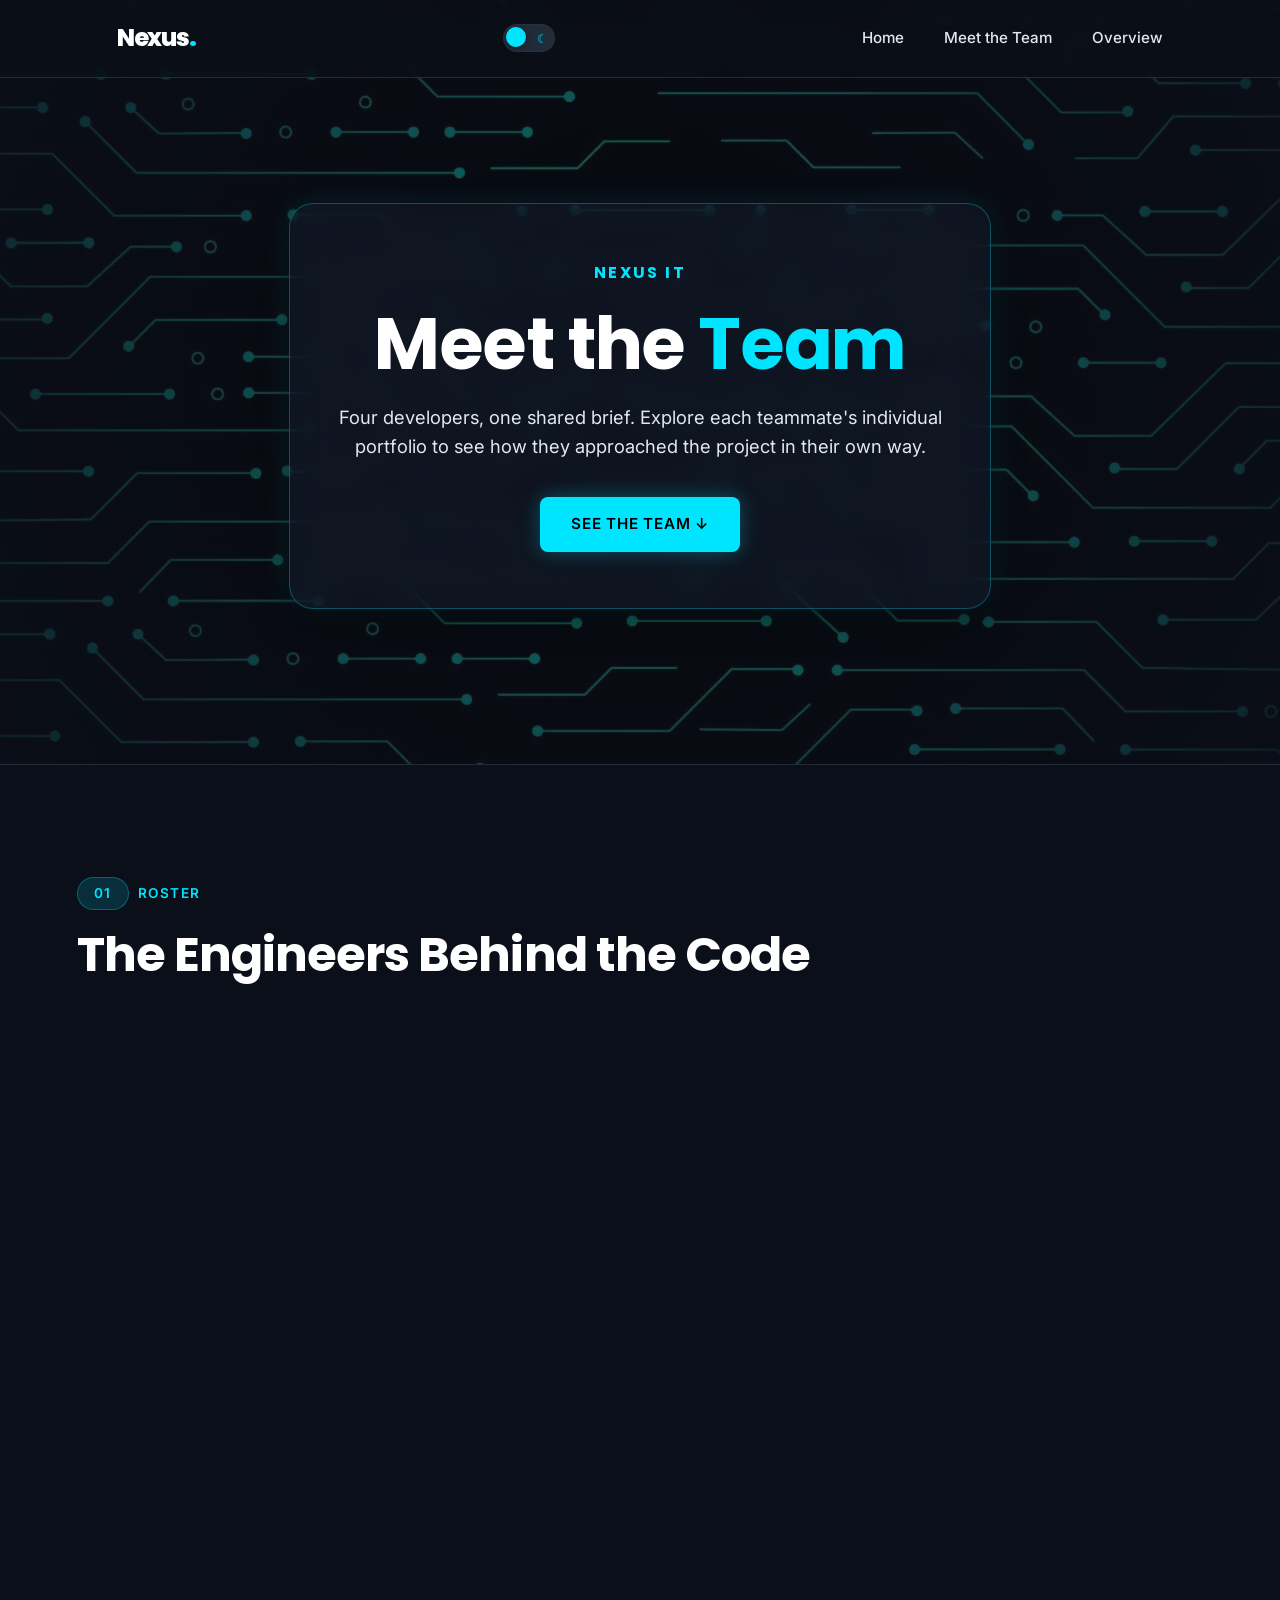
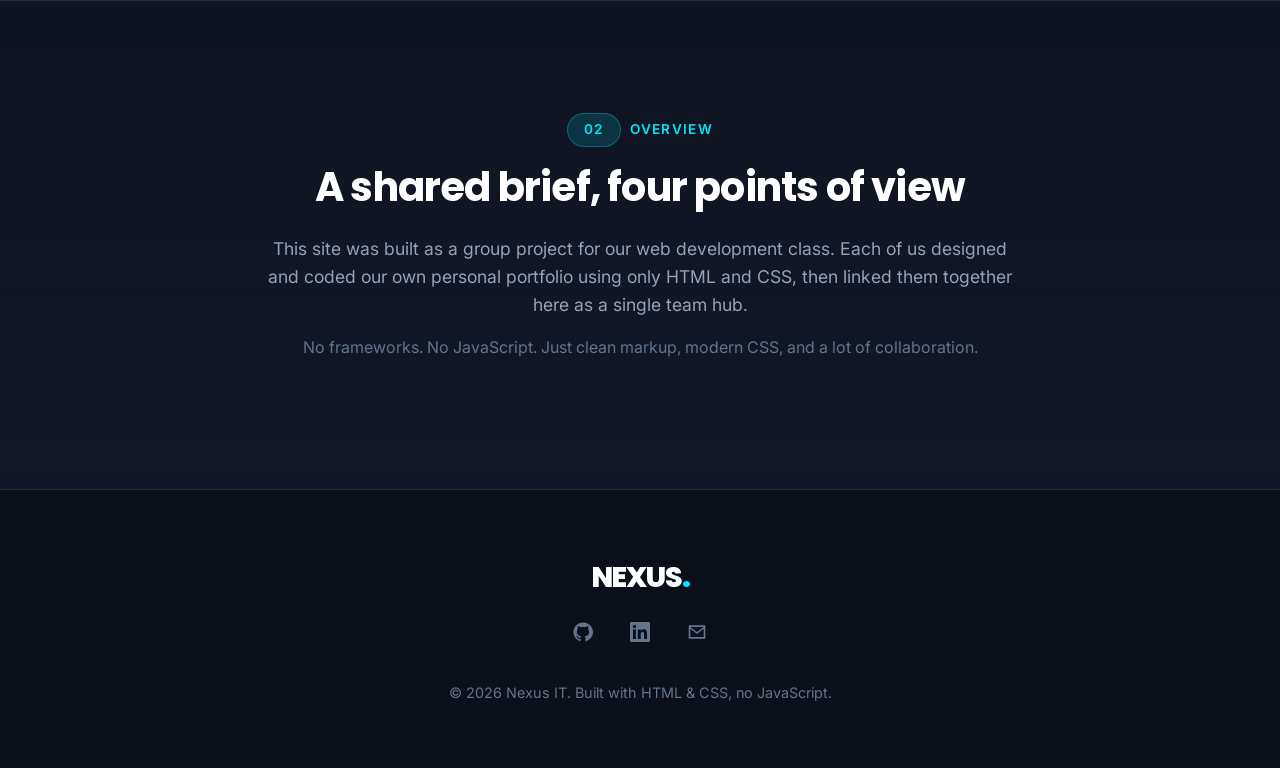
<file: index.html>
<!DOCTYPE html>
<html lang="en">
<head>
  <meta charset="UTF-8">
  <meta name="viewport" content="width=device-width, initial-scale=1.0">
  <title>Meet the Team — Nexus IT Hub</title>

  <link rel="preconnect" href="https://fonts.googleapis.com">
  <link rel="preconnect" href="https://fonts.gstatic.com" crossorigin>
  <link href="https://fonts.googleapis.com/css2?family=Poppins:wght@500;600;700;800&family=Inter:wght@400;500;600&family=JetBrains+Mono:wght@400;500&display=swap" rel="stylesheet">

  <link rel="stylesheet" href="home.css">
</head>
<body>
  <div class="scroll-progress" aria-hidden="true"></div>

  <a href="#main-content" class="skip-link">Skip to content</a>

  <!-- ===================== INTRO ===================== -->
  <div class="intro-screen" aria-hidden="true">
    <div class="intro-content">
      <p class="intro-eyebrow">Nexus IT Initiative</p>
      <h1 class="intro-title">Meet the <span class="gradient-text">Team</span></h1>
      <p class="intro-sub">Four developers, one shared brief. Explore each teammate's individual portfolio.</p>
      <div class="intro-line"></div>
    </div>
  </div>

  <!-- Only ONE nav-toggle and ONE theme-toggle. Theme toggle must sit right before .navbar -->
  <input type="checkbox" id="nav-toggle" class="nav-toggle-checkbox">
  <input type="checkbox" id="theme-toggle" class="theme-toggle-checkbox" aria-hidden="true">

  <!-- ===================== NAVBAR ===================== -->
  <header class="navbar">
    <div class="navbar-inner">
      <a href="#home" class="logo">Nexus<span class="logo-dot">.</span></a>

      <div class="nav-right">
        <label for="theme-toggle" class="theme-switch" aria-label="Toggle dark/light mode">
          <span class="theme-switch-track">
            <span class="theme-switch-thumb"></span>
          </span>
          <span class="theme-icon sun" aria-hidden="true">☀</span>
          <span class="theme-icon moon" aria-hidden="true">☾</span>
        </label>

        <label for="nav-toggle" class="nav-toggle-label" aria-label="Toggle menu">
          <span></span>
        </label>
      </div>

      <nav class="nav-links" aria-label="Main navigation">
        <a href="#home">Home</a>
        <a href="#team">Meet the Team</a>
        <a href="#about">Overview</a>
      </nav>
    </div>
  </header>

  <main id="main-content">
    <!-- ===================== HERO ===================== -->
    <section id="home" class="hero">
      <div class="hero-content">
        <p class="hero-eyebrow">NEXUS IT</p>
        <h1 class="hero-title">Meet the <span class="gradient-text">Team</span></h1>
        <p class="hero-sub">
          Four developers, one shared brief. Explore each teammate's individual
          portfolio to see how they approached the project in their own way.
        </p>
        <a href="#team" class="btn btn-primary">See the Team ↓</a>
      </div>
    </section>

    <!-- ===================== TEAM GRID ===================== -->
    <section id="team" class="team">
      <div class="section-label">
        <span class="section-label-tag">01</span> ROSTER
      </div>
      <h2 class="section-heading">The Engineers Behind the Code</h2>

      <div class="team-grid">

        <a href="Lising.html" class="team-card">
          <div class="photo-wrapper" data-initials="JL">
            <img src="Lising.jpeg" alt="Portrait of Joshua Lance Lising" class="team-photo" loading="lazy" width="110" height="110" onerror="this.style.display='none'">
          </div>
          <div class="team-content">
            <h3 class="team-name">Joshua Lance Lising</h3>
            <p class="team-role">Aspiring Front-End Developer</p>
            <p class="team-desc">Can debug CSS Grid faster than he can find her keys.</p>
          </div>
          <span class="view-btn">View Portfolio →</span>
        </a>

        <a href="Ruar.html" class="team-card">
          <div class="photo-wrapper" data-initials="HR">
            <img src="ruar.jpg" alt="Portrait of Honey Shane Ruar" class="team-photo" loading="lazy" width="110" height="110" onerror="this.style.display='none'">
          </div>
          <div class="team-content">
            <h3 class="team-name">Honey Shane Ruar</h3>
            <p class="team-role">Aspiring IT Support Specialist</p>
            <p class="team-desc">Has strong opinions about the correct amount of border-radius.</p>
          </div>
          <span class="view-btn">View Portfolio →</span>
        </a>

        <a href="Sabado.html" class="team-card">
          <div class="photo-wrapper" data-initials="JS">
            <img src="Sabado.jpg" alt="Portrait of Joan Sabado" class="team-photo" loading="lazy" width="110" height="110" onerror="this.style.display='none'">
          </div>
          <div class="team-content">
            <h3 class="team-name">Joan Sabado</h3>
            <p class="team-role">Aspiring UI Designer</p>
            <p class="team-desc">Reads terms &amp; conditions for fun, unfortunately.</p>
          </div>
          <span class="view-btn">View Portfolio →</span>
        </a>

        <a href="Rosario.html" class="team-card">
          <div class="photo-wrapper" data-initials="BR">
            <img src="Rosario.jpg" alt="Portrait of Bernilita Rosario" class="team-photo" loading="lazy" width="110" height="110" onerror="this.style.display='none'">
          </div>
          <div class="team-content">
            <h3 class="team-name">Bernalita Rosario</h3>
            <p class="team-role">Aspiring Web Support Specialist</p>
            <p class="team-desc">Breaks every feature within thirty seconds of it shipping.</p>
          </div>
          <span class="view-btn">View Portfolio →</span>
        </a>

      </div>
    </section>

    <!-- ===================== ABOUT ===================== -->
    <section id="about" class="about-project">
      <div class="about-project-inner">
        <div class="section-label centered">
          <span class="section-label-tag">02</span> Overview
        </div>
        <h2 class="section-heading">A shared brief, four points of view</h2>
        <p>
          This site was built as a group project for our web development class.
          Each of us designed and coded our own personal portfolio using only
          HTML and CSS, then linked them together here as a single team hub.
        </p>
        <p class="about-extra">
          No frameworks. No JavaScript. Just clean markup, modern CSS, and a lot of
          collaboration.
        </p>
      </div>
    </section>
  </main>

  <!-- ===================== FOOTER ===================== -->
  <footer class="footer">
    <div class="footer-inner">
      <a href="#home" class="logo footer-logo">NEXUS<span class="logo-dot">.</span></a>

      <div class="social-links">
        <a href="https://github.com" class="social-icon" aria-label="GitHub" target="_blank" rel="noopener noreferrer">
          <svg viewBox="0 0 24 24" width="20" height="20" fill="currentColor" aria-hidden="true">
            <path d="M12 .5C5.73.5.5 5.73.5 12c0 5.08 3.29 9.39 7.86 10.91.57.1.78-.25.78-.55v-2.16c-3.2.7-3.88-1.36-3.88-1.36-.52-1.34-1.28-1.7-1.28-1.7-1.04-.72.08-.7.08-.7 1.15.08 1.76 1.19 1.76 1.19 1.03 1.76 2.69 1.25 3.35.95.1-.75.4-1.25.73-1.53-2.55-.29-5.24-1.28-5.24-5.7 0-1.26.45-2.29 1.19-3.1-.12-.29-.52-1.46.11-3.05 0 0 .97-.31 3.18 1.18.92-.26 1.9-.39 2.88-.39.98 0 1.96.13 2.88.39 2.2-1.49 3.17-1.18 3.17-1.18.63 1.59.23 2.76.11 3.05.74.81 1.19 1.84 1.19 3.1 0 4.43-2.7 5.4-5.27 5.69.41.36.78 1.08.78 2.17v3.22c0 .3.21.66.79.55C20.71 21.39 24 17.08 24 12c0-6.27-5.23-11.5-12-11.5z"/>
          </svg>
        </a>
        <a href="https://linkedin.com" class="social-icon" aria-label="LinkedIn" target="_blank" rel="noopener noreferrer">
          <svg viewBox="0 0 24 24" width="20" height="20" fill="currentColor" aria-hidden="true">
            <path d="M20.45 20.45h-3.55v-5.57c0-1.33-.02-3.03-1.85-3.03-1.85 0-2.14 1.45-2.14 2.94v5.66H9.36V9h3.41v1.56h.05c.47-.9 1.63-1.85 3.36-1.85 3.6 0 4.27 2.37 4.27 5.45v6.29zM5.34 7.43a2.06 2.06 0 1 1 0-4.12 2.06 2.06 0 0 1 0 4.12zM7.11 20.45H3.56V9h3.55v11.45zM22.22 0H1.77C.79 0 0 .77 0 1.73v20.54C0 23.23.79 24 1.77 24h20.45c.98 0 1.78-.77 1.78-1.73V1.73C24 .77 23.2 0 22.22 0z"/>
          </svg>
        </a>
        <a href="mailto:team@example.com" class="social-icon" aria-label="Email">
          <svg viewBox="0 0 24 24" width="20" height="20" fill="currentColor" aria-hidden="true">
            <path d="M2 4h20v16H2V4zm2 2v.01L12 12l8-5.99V6H4zm16 2.24-7.4 5.55a1 1 0 0 1-1.2 0L4 8.24V18h16V8.24z"/>
          </svg>
        </a>
      </div>

      <p class="footer-copy">© 2026 Nexus IT. Built with HTML &amp; CSS, no JavaScript.</p>
    </div>
  </footer>

</body>
</html>
</file>
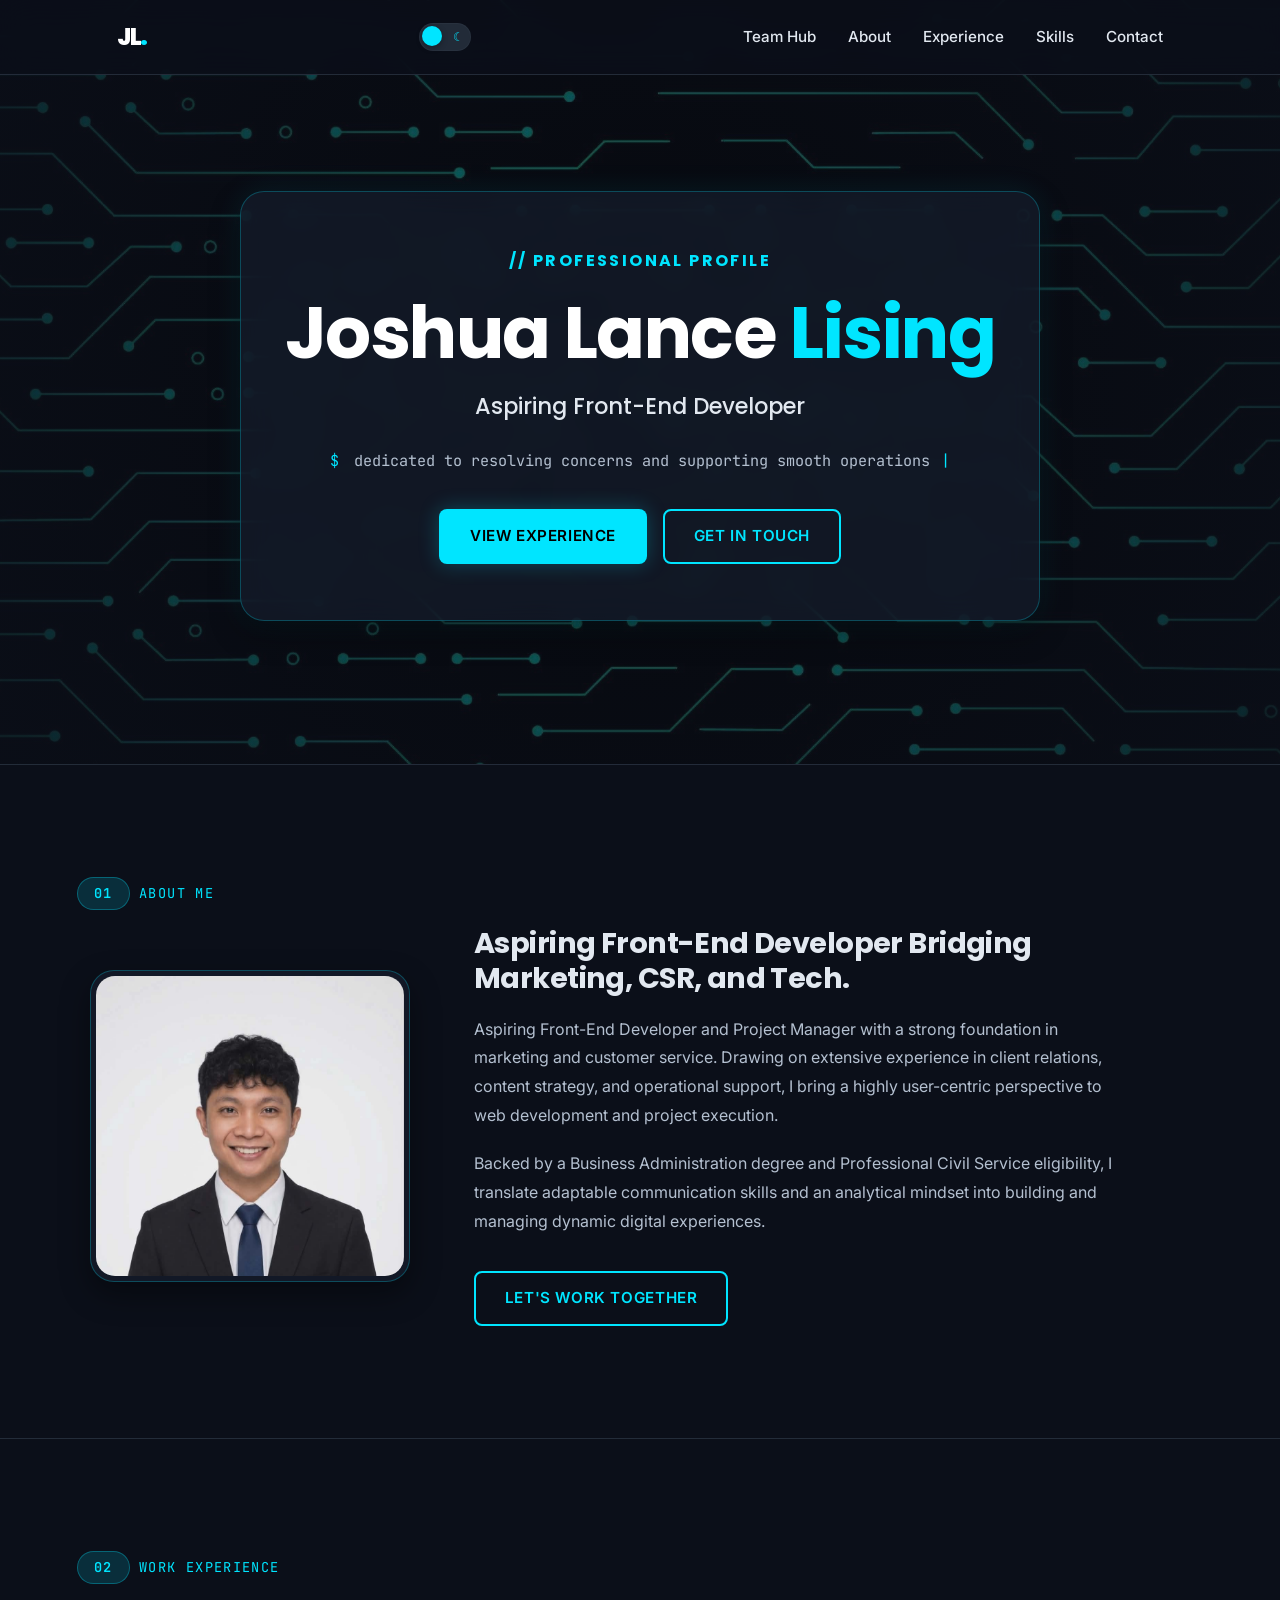
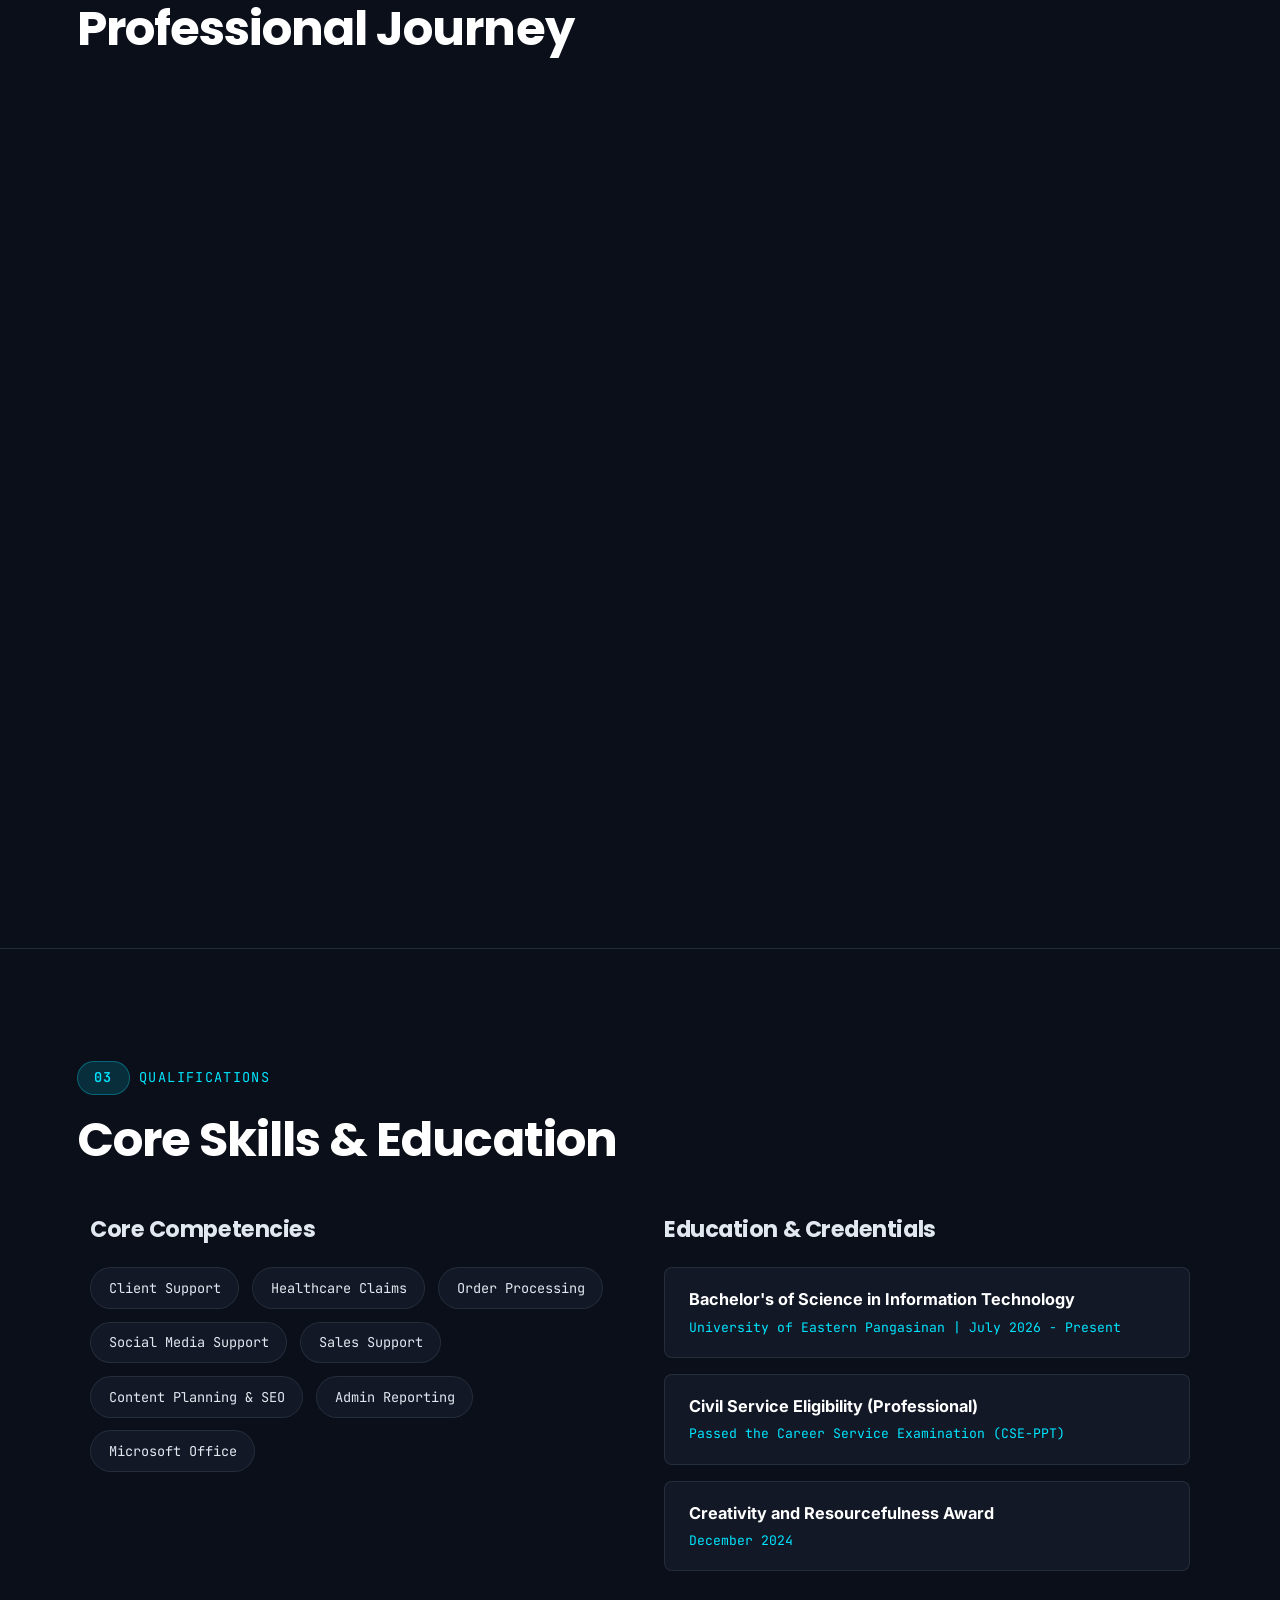
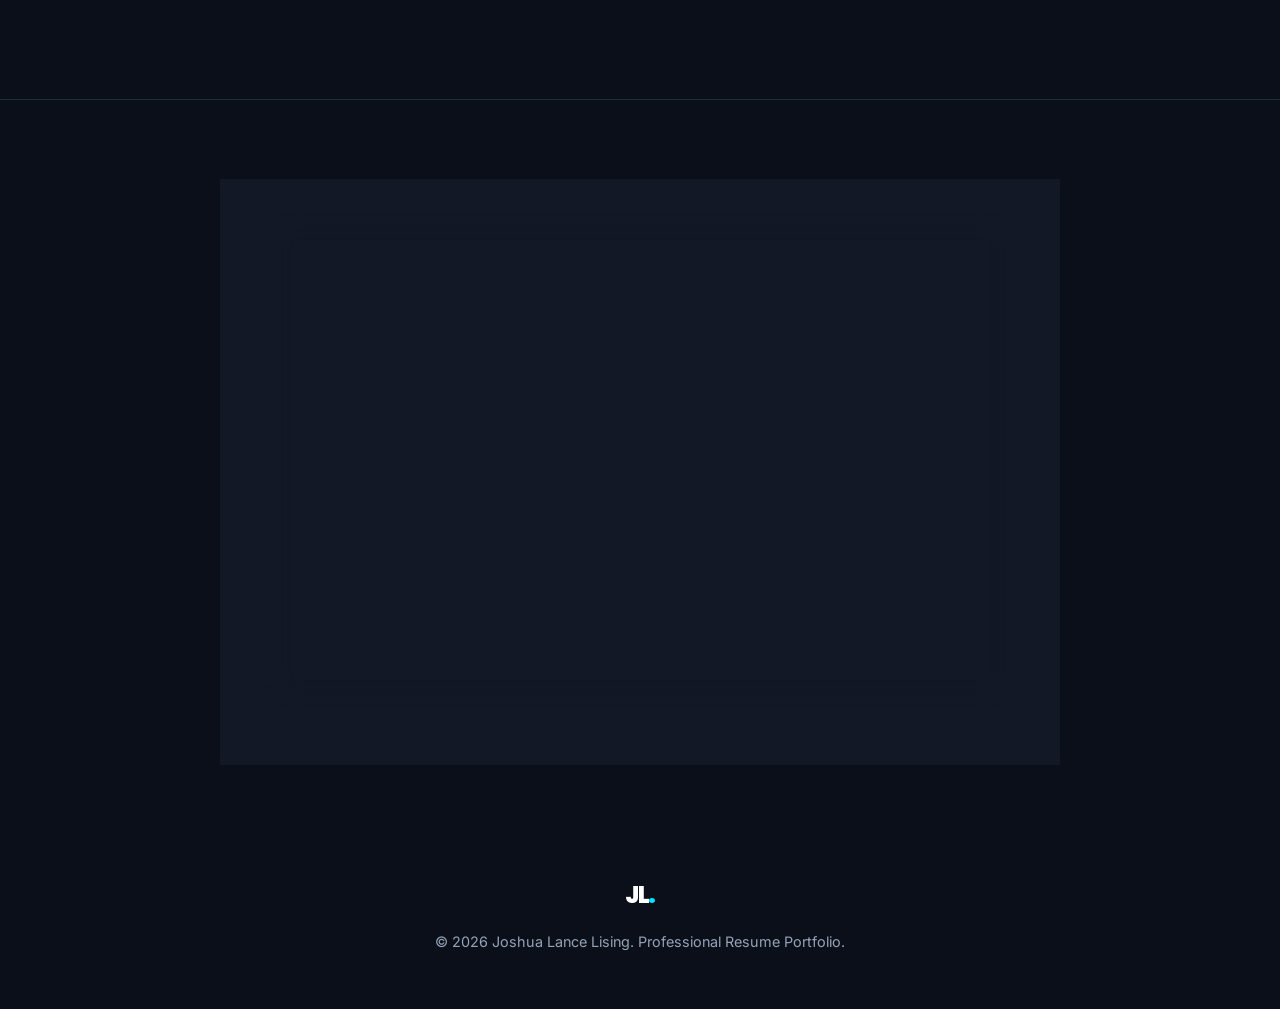
<file: Lising.html>
<!DOCTYPE html>
<html lang="en">
<head>
  <meta charset="UTF-8">
  <meta name="viewport" content="width=device-width, initial-scale=1.0">
  <meta name="theme-color" content="#0B0F19">

  <title>Joshua Lance Lising — Aspiring Front-End Developer</title>
  <meta name="description" content="Professional portfolio of Joshua Lance Lising, highlighting his work experience, skills, education, and contact information.">

  <link rel="preconnect" href="https://fonts.googleapis.com">
  <link rel="preconnect" href="https://fonts.gstatic.com" crossorigin>
  <link href="https://fonts.googleapis.com/css2?family=Poppins:wght@500;600;700;800&family=Inter:wght@400;500;600&family=JetBrains+Mono:wght@400;500&display=swap" rel="stylesheet">

  <link rel="stylesheet" href="All.css">
</head>
<body>
  <div class="scroll-progress" aria-hidden="true"></div>
  <a href="#main-content" class="skip-link">Skip to content</a>

  <div class="intro-screen" aria-hidden="true">
    <div class="intro-content">
      <p class="intro-eyebrow">// PROFESSIONAL PORTFOLIO</p>
      <h1 class="intro-title">Joshua Lance <span class="gradient-text">Lising</span></h1>
      <p class="intro-sub">Aspiring Front-End Developer & Project Manager</p>
      <div class="intro-line"></div>
    </div>
  </div>

  <input type="checkbox" id="nav-toggle" class="nav-toggle-checkbox">
  <input type="checkbox" id="theme-toggle" class="theme-toggle-checkbox" aria-hidden="true">

  <header class="navbar">
    <div class="navbar-inner">
      <a href="#home" class="logo" aria-label="Joshua Lance Lising, home">
        JL<span class="logo-dot">.</span>
      </a>

      <div class="nav-right">
        <label for="theme-toggle" class="theme-switch" aria-label="Toggle dark/light mode">
          <span class="theme-switch-track">
            <span class="theme-switch-thumb"></span>
          </span>
          <span class="theme-icon sun" aria-hidden="true">☀</span>
          <span class="theme-icon moon" aria-hidden="true">☾</span>
        </label>

        <label for="nav-toggle" class="nav-toggle-label" aria-label="Toggle navigation menu">
          <span></span>
        </label>
      </div>

      <nav class="nav-links" aria-label="Primary navigation">
        <a href="index.html">Team Hub</a>
        <a href="#about">About</a>
        <a href="#experience">Experience</a>
        <a href="#skills">Skills</a>
        <a href="#contact">Contact</a>
      </nav>
    </div>
  </header>

  <main id="main-content">
    <section id="home" class="hero">
      <div class="hero-content">
        <p class="hero-eyebrow">// Professional Profile</p>

        <h1 class="hero-name">
          Joshua Lance <span class="gradient-text">Lising</span>
        </h1>

        <p class="hero-role">Aspiring Front-End Developer</p>

        <p class="hero-terminal">
          <span class="terminal-prompt">$</span>
          dedicated to resolving concerns and supporting smooth operations
          <span class="cursor-blink" aria-hidden="true">|</span>
        </p>

        <div class="hero-cta-group">
          <a href="#experience" class="btn btn-primary">View Experience</a>
          <a href="#contact" class="btn btn-outline">Get In Touch</a>
        </div>
      </div>
    </section>

    <section id="about" class="about">
      <div class="section-label">
        <span class="section-label-tag">01</span>
        About Me
      </div>

      <div class="about-grid">
        <div class="profile-frame" data-initials="JL">
          <img
            src="Lising.jpeg"
            alt="Portrait of Joshua Lance Lising"
            class="profile-img"
            loading="lazy"
            width="300"
            height="300"
            onerror="this.style.display='none'"
          >
        </div>

        <div class="about-text">
          <h2>Aspiring Front-End Developer Bridging Marketing, CSR, and Tech.</h2>

          <p>
            Aspiring Front-End Developer and Project Manager with a strong
            foundation in marketing and customer service. Drawing on extensive
            experience in client relations, content strategy, and operational
            support, I bring a highly user-centric perspective to web development
            and project execution.
          </p>

          <p>
            Backed by a Business Administration degree and Professional Civil
            Service eligibility, I translate adaptable communication skills and
            an analytical mindset into building and managing dynamic digital
            experiences.
          </p>

          <a href="#contact" class="btn btn-outline">Let's Work Together</a>
        </div>
      </div>
    </section>

    <section id="experience" class="experience">
      <div class="section-label">
        <span class="section-label-tag">02</span>
        Work Experience
      </div>

      <h2 class="section-heading">Professional Journey</h2>

      <div class="experience-grid">
        <article class="exp-card">
          <div class="exp-header">
            <h3>Customer Service Representative</h3>
            <span class="exp-date">Sep 2025 - Mar 2026</span>
          </div>

          <p class="exp-company">Alorica - Las Piñas City</p>

          <ul class="exp-list">
            <li>Handled provider calls about member benefits, eligibility, claims, and authorization requests.</li>
            <li>Explained coverage, copayments, deductibles, claim updates, and processing timelines.</li>
            <li>Followed HIPAA privacy requirements and documented interactions to quality standards.</li>
          </ul>
        </article>

        <article class="exp-card">
          <div class="exp-header">
            <h3>Customer Service / Sales Rep</h3>
            <span class="exp-date">Mar 2025 - Sep 2025</span>
          </div>

          <p class="exp-company">Wise Cleaner - Las Piñas</p>

          <ul class="exp-list">
            <li>Answered product questions, processed orders, and provided chat and social media support.</li>
            <li>Resolved customer concerns, supported promotions, and maintained transaction records.</li>
          </ul>
        </article>

        <article class="exp-card">
          <div class="exp-header">
            <h3>Marketing Content Lead</h3>
            <span class="exp-date">Feb 2024 - Mar 2025</span>
          </div>

          <p class="exp-company">Wise Cleaner - Las Piñas City</p>

          <ul class="exp-list">
            <li>Planned content strategies, SEO-focused content, and a schedule for publishing.</li>
            <li>Reviewed performance metrics and created scripts for promotional videos and live selling.</li>
            <li>Coordinated product shoots and worked with partner marketing agencies.</li>
          </ul>
        </article>

        <article class="exp-card">
          <div class="exp-header">
            <h3>Distributor's Admin</h3>
            <span class="exp-date">Apr 2023 - Feb 2024</span>
          </div>

          <p class="exp-company">Wise Cleaner - Las Piñas</p>

          <ul class="exp-list">
            <li>Coordinated distributor orders, inventory needs, customer feedback, and dispatch.</li>
            <li>Maintained sales records and prepared monthly sales and performance reports.</li>
          </ul>
        </article>
      </div>
    </section>

    <section id="skills" class="skills">
      <div class="section-label">
        <span class="section-label-tag">03</span>
        Qualifications
      </div>

      <h2 class="section-heading">Core Skills & Education</h2>

      <div class="skills-grid">
        <div class="skill-category">
          <h3>Core Competencies</h3>

          <div class="tools-row">
            <span class="tool-chip">Client Support</span>
            <span class="tool-chip">Healthcare Claims</span>
            <span class="tool-chip">Order Processing</span>
            <span class="tool-chip">Social Media Support</span>
            <span class="tool-chip">Sales Support</span>
            <span class="tool-chip">Content Planning & SEO</span>
            <span class="tool-chip">Admin Reporting</span>
            <span class="tool-chip">Microsoft Office</span>
          </div>
        </div>

        <div class="education-block">
          <h3>Education & Credentials</h3>

          <div class="edu-item">
            <strong>Bachelor's of Science in Information Technology</strong>
            <span>University of Eastern Pangasinan | July 2026 - Present</span>
          </div>

          <div class="edu-item">
            <strong>Civil Service Eligibility (Professional)</strong>
            <span>Passed the Career Service Examination (CSE-PPT)</span>
          </div>

          <div class="edu-item">
            <strong>Creativity and Resourcefulness Award</strong>
            <span>December 2024</span>
          </div>
        </div>
      </div>
    </section>

    <section id="contact" class="contact">
      <div class="contact-inner">
        <div class="section-label centered">
          <span class="section-label-tag">04</span>
          Contact
        </div>

        <h2 class="section-heading">Let's connect</h2>

        <p class="contact-sub">
          Looking for a dedicated professional for your team? Feel free to reach out.
        </p>

        <div class="contact-buttons">
          <a href="Joshua_Lance_Lising_Updated.pdf" download class="btn btn-outline">
            Download Resume
          </a>

          <a href="mailto:dg.alising@gmail.com" class="btn btn-primary">
            Email Me
          </a>

          <a href="tel:+639193937437" class="btn btn-outline">
            Call Me
          </a>
        </div>

        <div class="contact-details">
          <div class="contact-detail">
            <span class="contact-detail-label">Email</span>
            <a href="mailto:dg.alising@gmail.com">dg.alising@gmail.com</a>
          </div>

          <div class="contact-detail">
            <span class="contact-detail-label">Phone</span>
            <a href="tel:+639193937437">+63 919 393 7437</a>
          </div>

          <div class="contact-detail">
            <span class="contact-detail-label">Location</span>
            <span>Tayug, Pangasinan</span>
          </div>
        </div>
      </div>
    </section>
  </main>

  <footer class="footer">
    <div class="footer-inner">
      <a href="#home" class="logo footer-logo" aria-label="Back to top">
        JL<span class="logo-dot">.</span>
      </a>

      <p class="footer-copy">
        © 2026 Joshua Lance Lising. Professional Resume Portfolio.
      </p>
    </div>
  </footer>

</body>
</html>
</file>
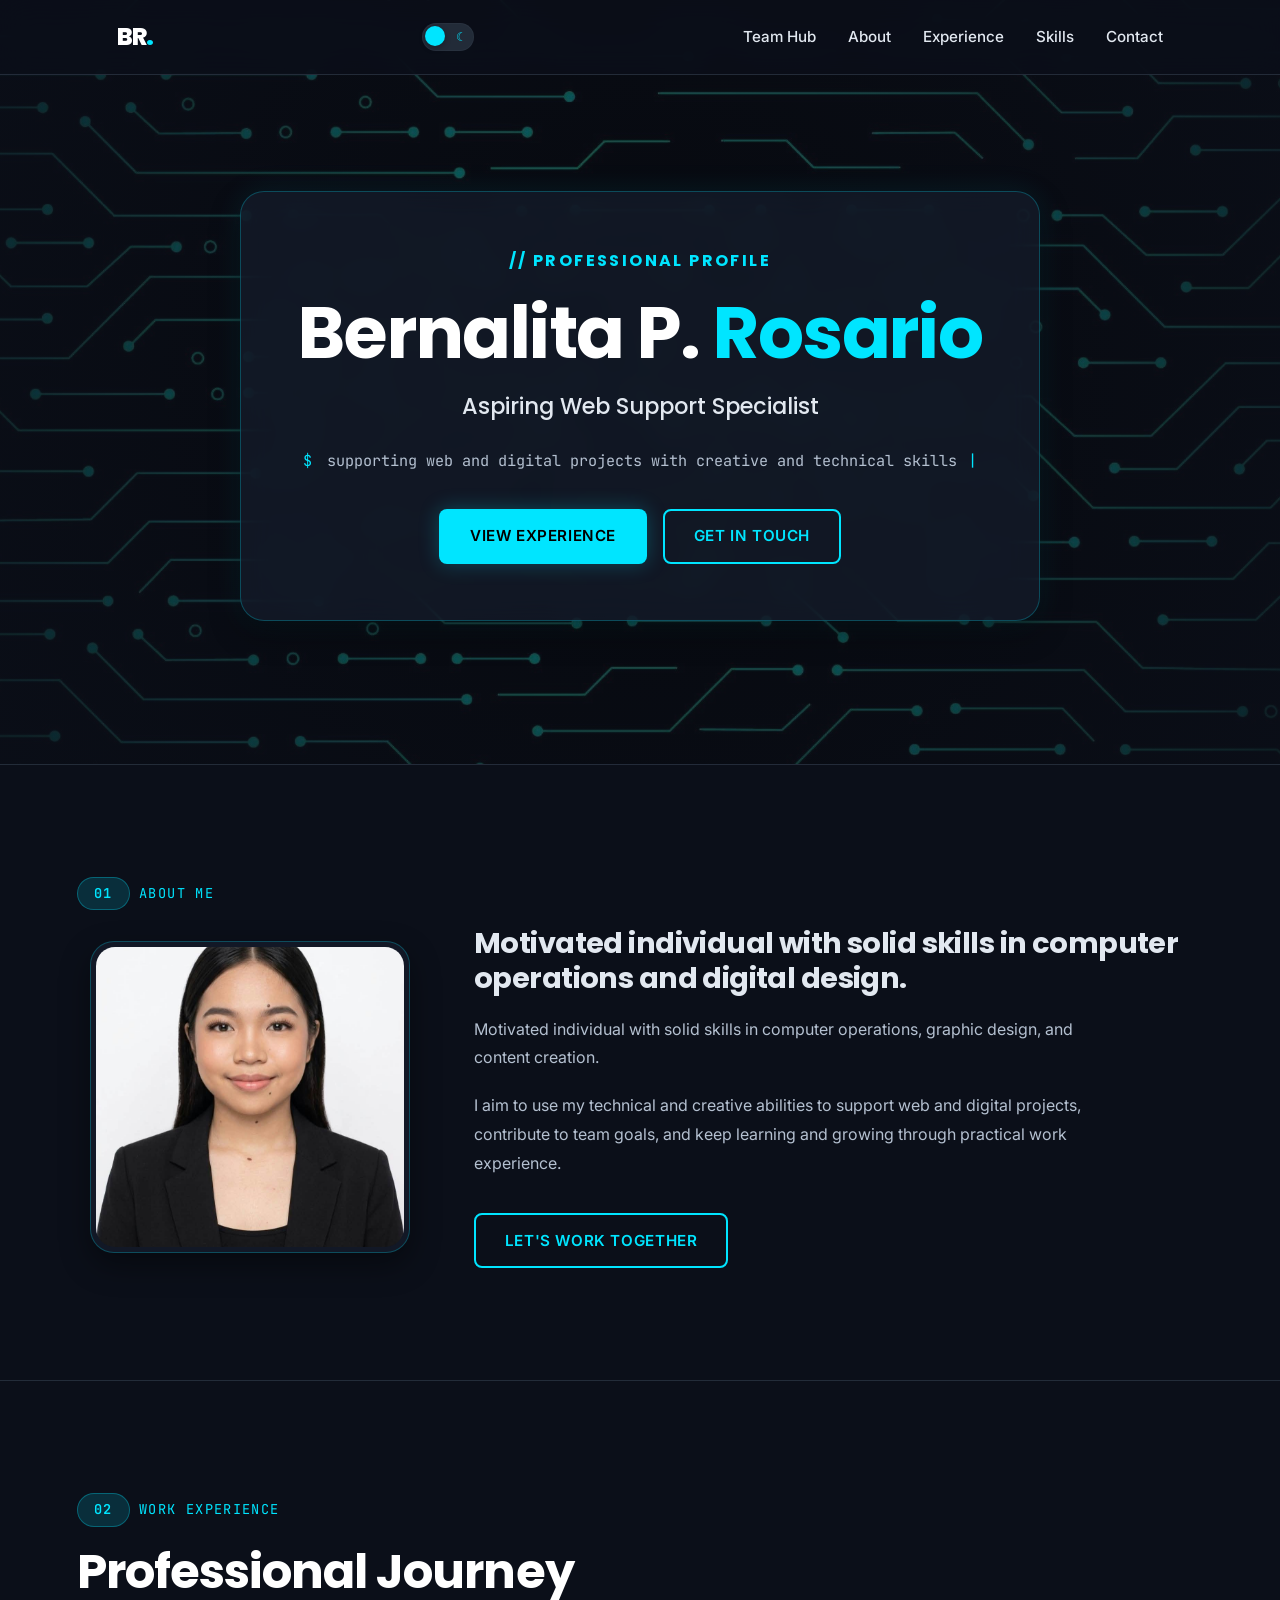
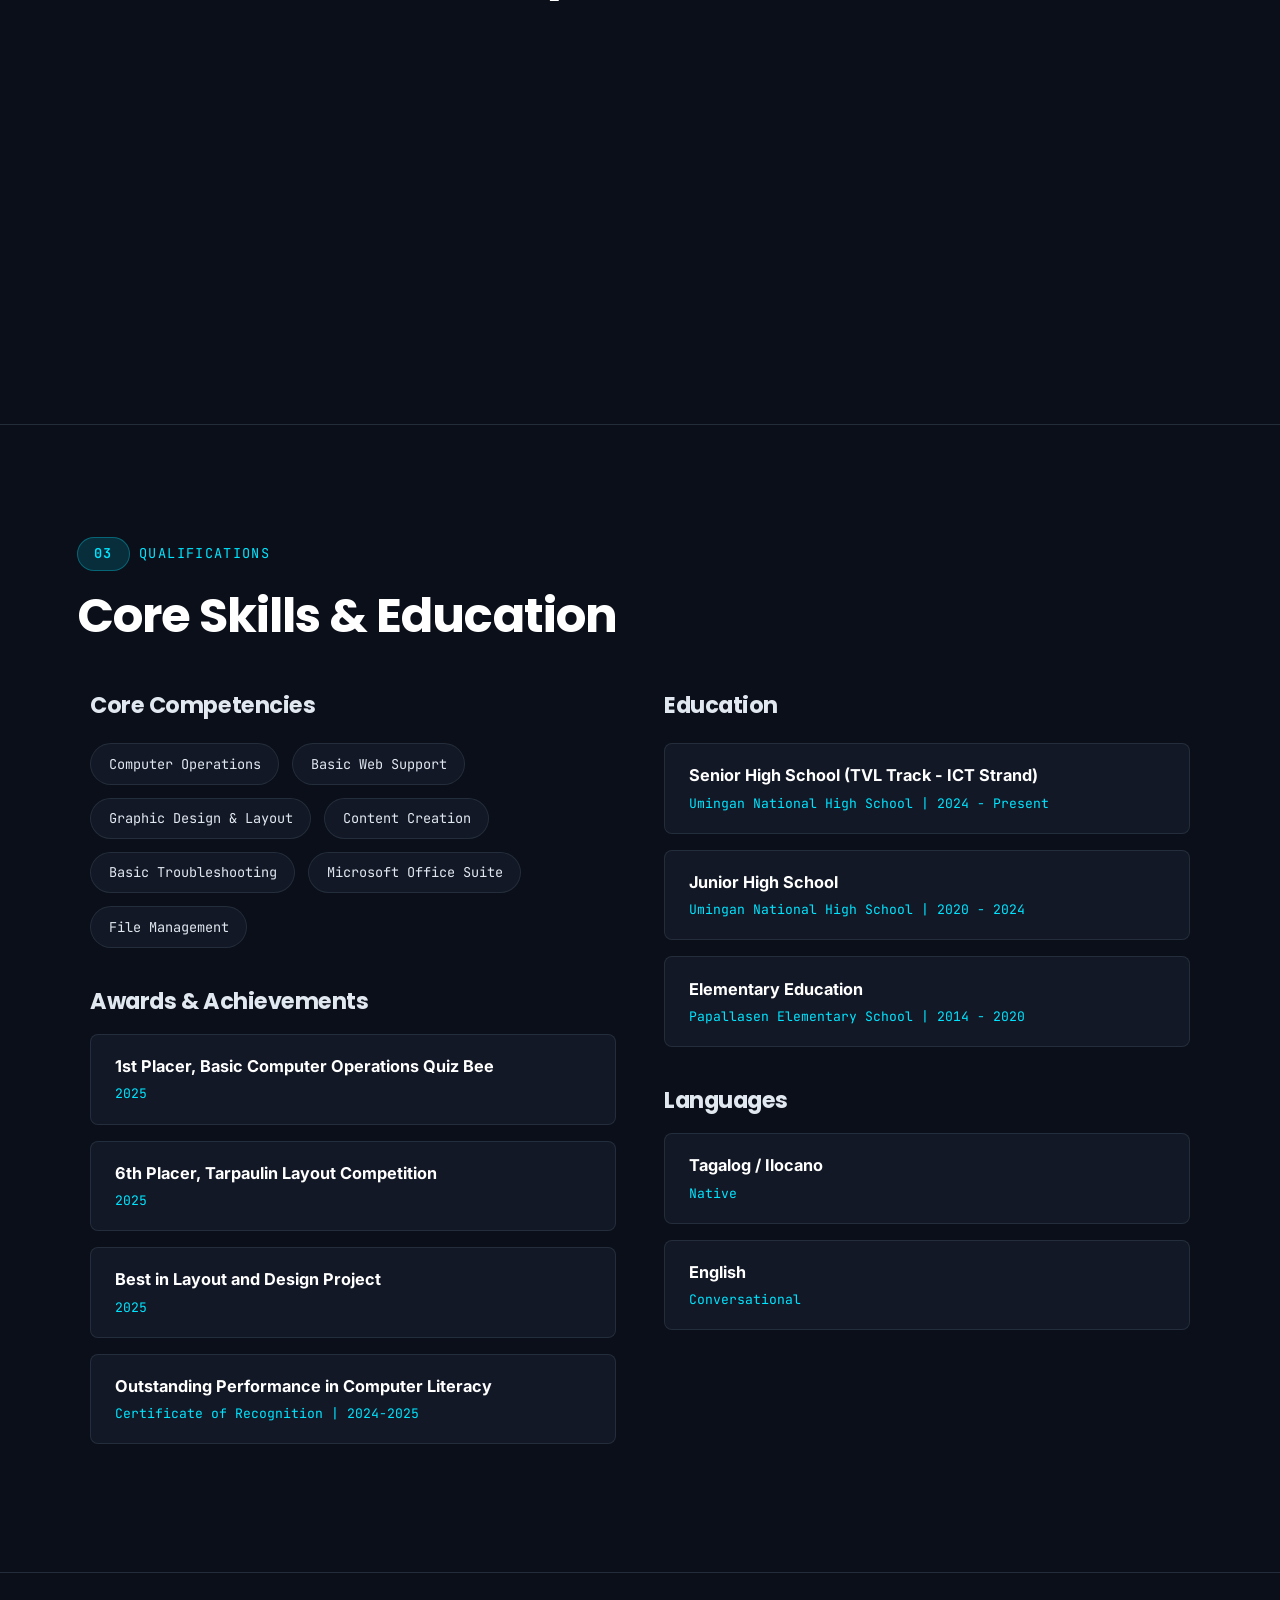
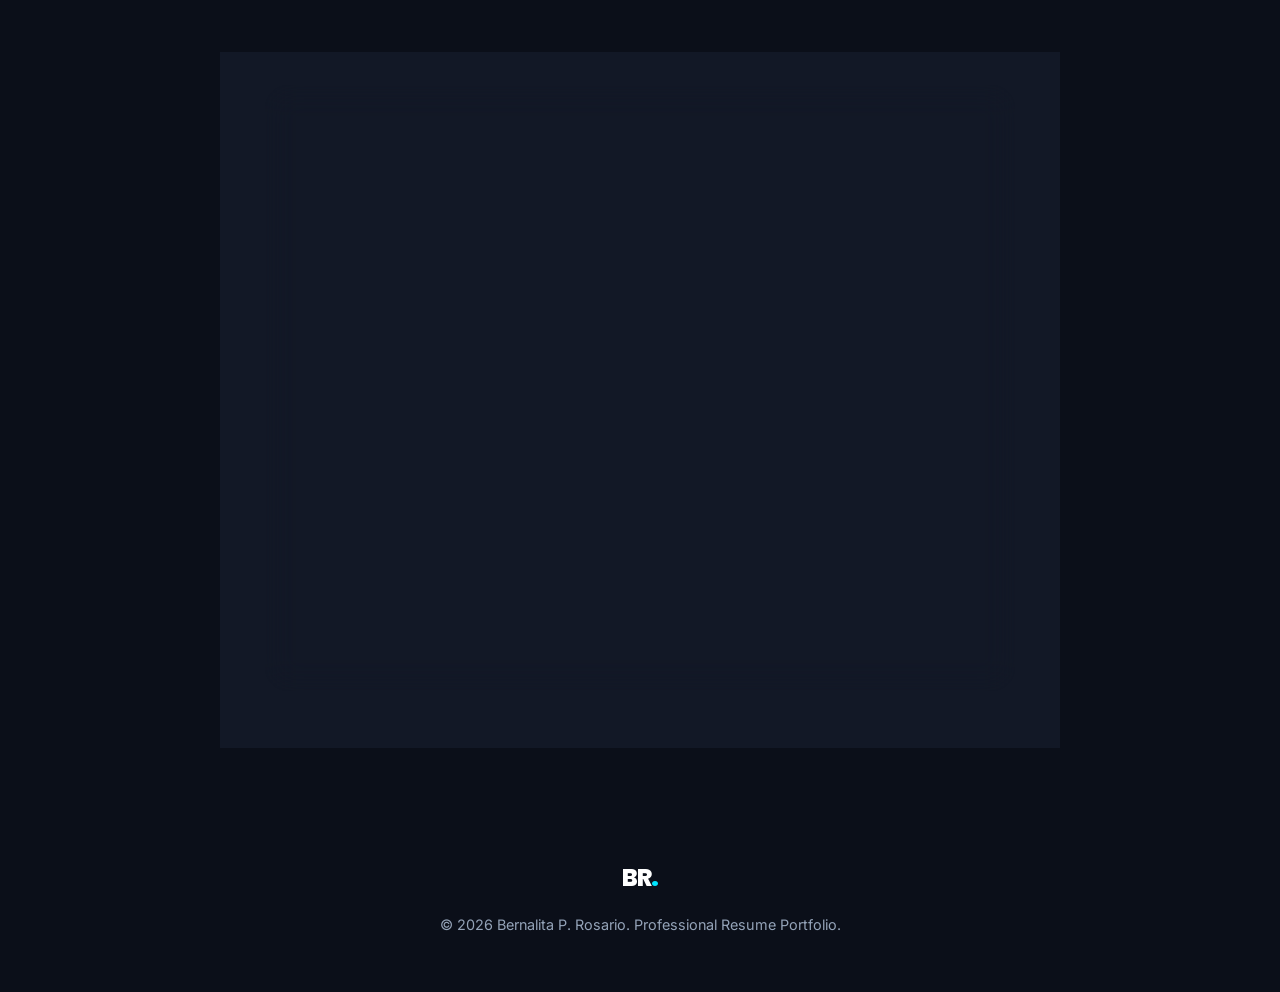
<file: Rosario.html>
<!DOCTYPE html>
<html lang="en">
<head>
<meta charset="UTF-8">
<meta name="viewport" content="width=device-width, initial-scale=1.0">
<title>Bernalita P. Rosario — Aspiring Web Support Specialist</title>

<link rel="preconnect" href="https://fonts.googleapis.com">
<link rel="preconnect" href="https://fonts.gstatic.com" crossorigin>
<link href="https://fonts.googleapis.com/css2?family=Poppins:wght@500;600;700;800&family=Inter:wght@400;500;600&family=JetBrains+Mono:wght@400;500&display=swap" rel="stylesheet">

<link rel="stylesheet" href="All.css">
</head>
<body>
<div class="scroll-progress" aria-hidden="true"></div>
<a href="#main-content" class="skip-link">Skip to content</a>

<div class="intro-screen" aria-hidden="true">
  <div class="intro-content">
    <p class="intro-eyebrow">// PROFESSIONAL PORTFOLIO</p>
    <h1 class="intro-title">Bernalita P. <span class="gradient-text">Rosario</span></h1>
    <p class="intro-sub">Aspiring Web Support Specialist</p>
    <div class="intro-line"></div>
  </div>
</div>

<input type="checkbox" id="nav-toggle" class="nav-toggle-checkbox">
<input type="checkbox" id="theme-toggle" class="theme-toggle-checkbox" aria-hidden="true">

<header class="navbar">
  <div class="navbar-inner">
    <a href="#home" class="logo">BR<span class="logo-dot">.</span></a>

    <div class="nav-right">
      <label for="theme-toggle" class="theme-switch" aria-label="Toggle dark/light mode">
        <span class="theme-switch-track">
          <span class="theme-switch-thumb"></span>
        </span>
        <span class="theme-icon sun" aria-hidden="true">☀</span>
        <span class="theme-icon moon" aria-hidden="true">☾</span>
      </label>

      <label for="nav-toggle" class="nav-toggle-label" aria-label="Toggle menu">
        <span></span>
      </label>
    </div>

    <nav class="nav-links" aria-label="Primary navigation">
      <a href="index.html">Team Hub</a>
      <a href="#about">About</a>
      <a href="#experience">Experience</a>
      <a href="#skills">Skills</a>
      <a href="#contact">Contact</a>
    </nav>
  </div>
</header>

<main id="main-content">
  <section id="home" class="hero">
    <div class="hero-content">
      <p class="hero-eyebrow">// Professional Profile</p>
      <h1 class="hero-name">Bernalita P. <span class="gradient-text">Rosario</span></h1>
      <p class="hero-role">Aspiring Web Support Specialist</p>
      <p class="hero-terminal">
        <span class="terminal-prompt">$</span> supporting web and digital projects with creative and technical skills
        <span class="cursor-blink" aria-hidden="true">|</span>
      </p>
      <div class="hero-cta-group">
        <a href="#experience" class="btn btn-primary">View Experience</a>
        <a href="#contact" class="btn btn-outline">Get In Touch</a>
      </div>
    </div>
  </section>

  <section id="about" class="about">
    <div class="section-label"><span class="section-label-tag">01</span> About Me</div>

    <div class="about-grid">
      <div class="profile-frame" data-initials="BR">
        <img src="Rosario.jpg" alt="Portrait of Bernalita P. Rosario" class="profile-img" loading="lazy" width="300" height="300" onerror="this.style.display='none'">
      </div>

      <div class="about-text">
        <h2>Motivated individual with solid skills in computer operations and digital design.</h2>
        <p>
          Motivated individual with solid skills in computer operations, graphic design, and
          content creation.
        </p>
        <p>
          I aim to use my technical and creative abilities to support web and
          digital projects, contribute to team goals, and keep learning and growing through
          practical work experience.
        </p>
        <a href="#contact" class="btn btn-outline">Let's Work Together</a>
      </div>
    </div>
  </section>

  <section id="experience" class="experience">
    <div class="section-label"><span class="section-label-tag">02</span> Work Experience</div>
    <h2 class="section-heading">Professional Journey</h2>

    <div class="experience-grid single-card-grid">
      <article class="exp-card">
        <div class="exp-header">
          <h3>ICT Support Trainee</h3>
          <span class="exp-date">Jan 05 - Jan 16, 2026</span>
        </div>
        <p class="exp-company">Papallasen Elementary School</p>
        <ul class="exp-list">
          <li>Assisted in maintaining and organizing digital files and school records.</li>
          <li>Created simple visual materials and layouts for school use.</li>
          <li>Helped troubleshoot basic computer and document formatting issues.</li>
        </ul>
      </article>
    </div>
  </section>

  <section id="skills" class="skills">
    <div class="section-label"><span class="section-label-tag">03</span> Qualifications</div>
    <h2 class="section-heading">Core Skills & Education</h2>

    <div class="skills-grid">
      <div class="skill-category">
        <h3>Core Competencies</h3>
        <div class="tools-row">
          <span class="tool-chip">Computer Operations</span>
          <span class="tool-chip">Basic Web Support</span>
          <span class="tool-chip">Graphic Design & Layout</span>
          <span class="tool-chip">Content Creation</span>
          <span class="tool-chip">Basic Troubleshooting</span>
          <span class="tool-chip">Microsoft Office Suite</span>
          <span class="tool-chip">File Management</span>
        </div>

        <h3 class="subsection-heading">Awards & Achievements</h3>
        <div class="edu-item">
          <strong>1st Placer, Basic Computer Operations Quiz Bee</strong>
          <span>2025</span>
        </div>
        <div class="edu-item">
          <strong>6th Placer, Tarpaulin Layout Competition</strong>
          <span>2025</span>
        </div>
        <div class="edu-item">
          <strong>Best in Layout and Design Project</strong>
          <span>2025</span>
        </div>
        <div class="edu-item">
          <strong>Outstanding Performance in Computer Literacy</strong>
          <span>Certificate of Recognition | 2024-2025</span>
        </div>
      </div>

      <div class="education-block">
        <h3>Education</h3>
        <div class="edu-item">
          <strong>Senior High School (TVL Track - ICT Strand)</strong>
          <span>Umingan National High School | 2024 - Present</span>
        </div>
        <div class="edu-item">
          <strong>Junior High School</strong>
          <span>Umingan National High School | 2020 - 2024</span>
        </div>
        <div class="edu-item">
          <strong>Elementary Education</strong>
          <span>Papallasen Elementary School | 2014 - 2020</span>
        </div>

        <h3 class="subsection-heading">Languages</h3>
        <div class="edu-item">
          <strong>Tagalog / Ilocano</strong>
          <span>Native</span>
        </div>
        <div class="edu-item">
          <strong>English</strong>
          <span>Conversational</span>
        </div>
      </div>
    </div>
  </section>

  <section id="contact" class="contact">
    <div class="contact-inner">
      <div class="section-label centered"><span class="section-label-tag">04</span> Contact</div>
      <h2 class="section-heading">Let's connect</h2>
      <p class="contact-sub">
        Looking for a motivated Web Support Specialist to join your team? Feel free to reach out.
      </p>

      <div class="contact-buttons">
        <a href="Bernalita_P_Rosario_Updated_Resume.pdf" download class="btn btn-outline">Download Resume</a>
        <a href="mailto:bernalitarosario4@gmail.com" class="btn btn-primary">Email Me</a>
        <a href="tel:09163830687" class="btn btn-outline">Call Me</a>
      </div>

      <div class="contact-details">
        <div class="contact-detail">
          <span class="contact-detail-label">Email</span>
          <a href="mailto:bernalitarosario4@gmail.com">bernalitarosario4@gmail.com</a>
        </div>
        <div class="contact-detail">
          <span class="contact-detail-label">Phone</span>
          <a href="tel:09163830687">0916-383-0687</a>
        </div>
        <div class="contact-detail">
          <span class="contact-detail-label">Location</span>
          <span>Papallasen, Umingan, Pangasinan</span>
        </div>
      </div>
    </div>
  </section>
</main>

<footer class="footer">
  <div class="footer-inner">
    <a href="#home" class="logo footer-logo">BR<span class="logo-dot">.</span></a>
    <p class="footer-copy">© 2026 Bernalita P. Rosario. Professional Resume Portfolio.</p>
  </div>
</footer>

</body>
</html>
</file>
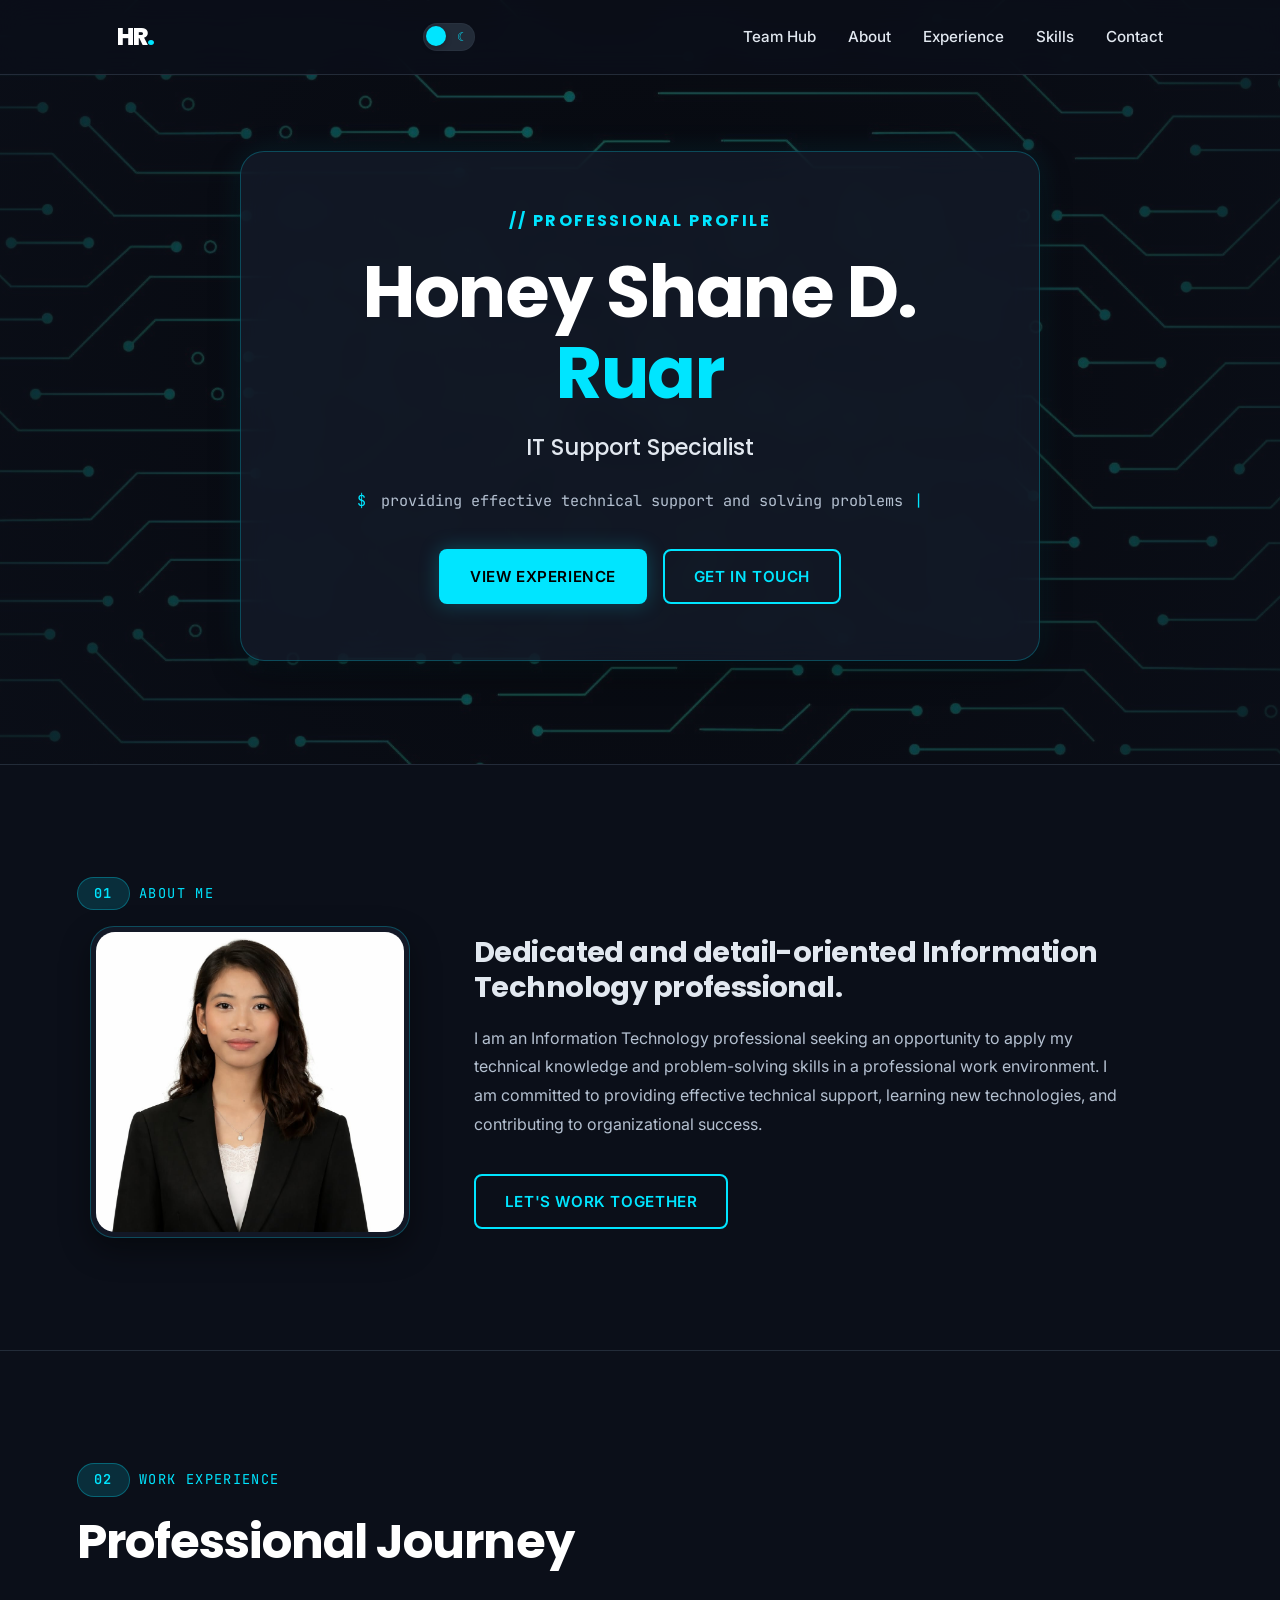
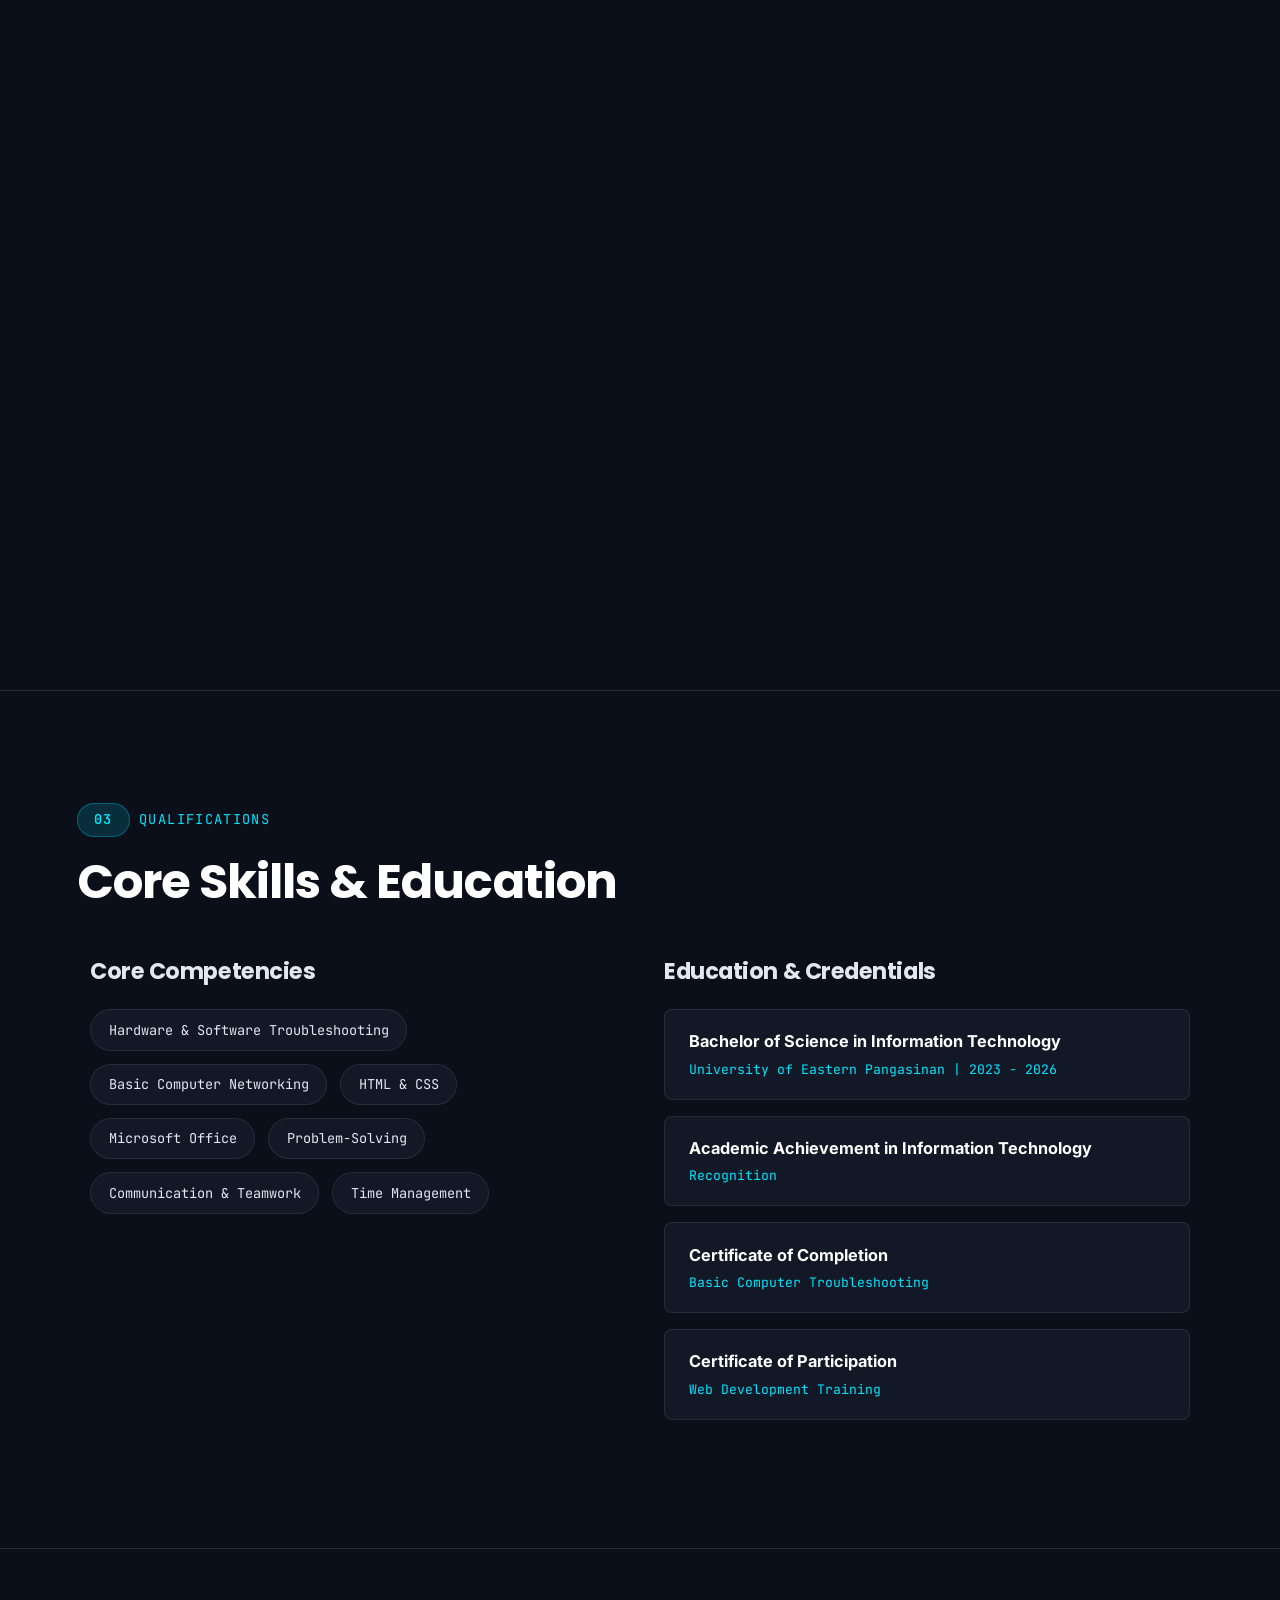
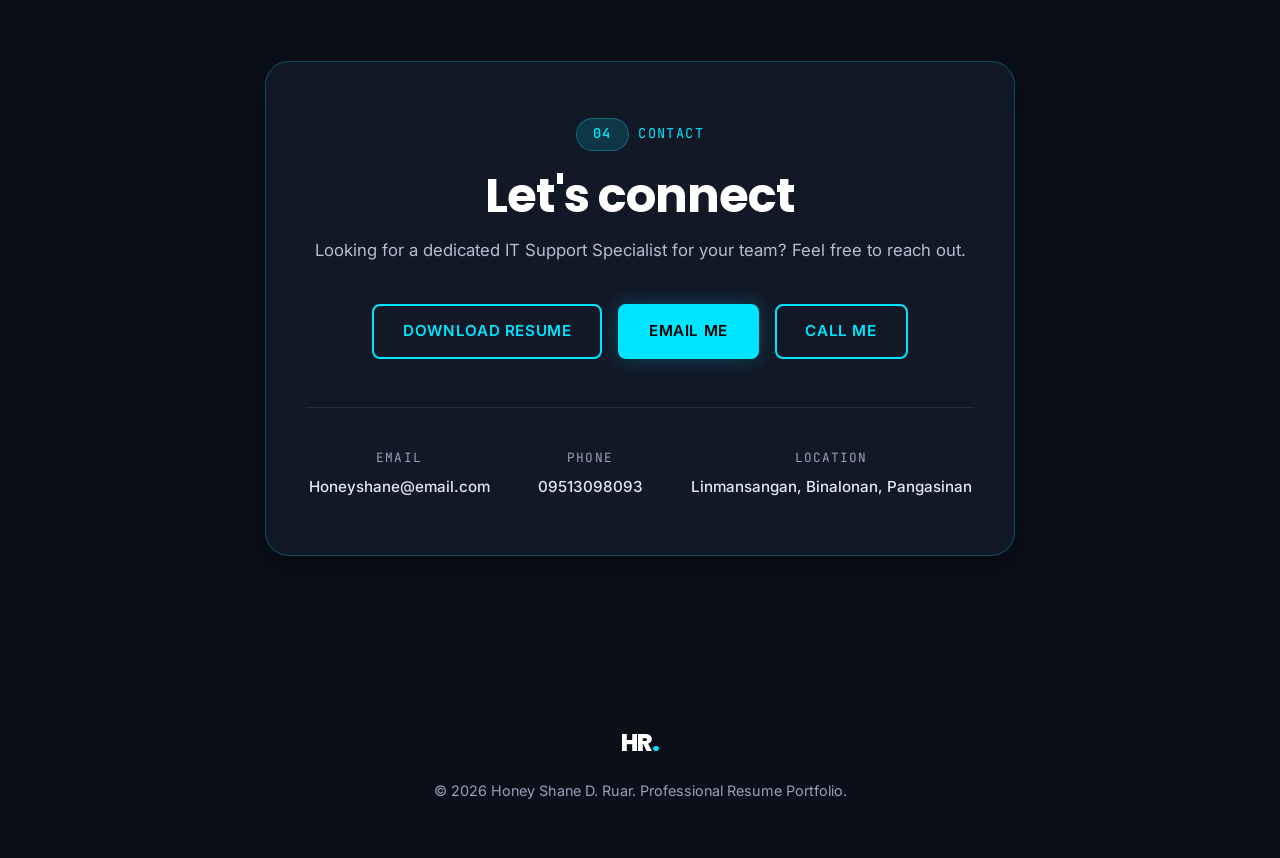
<file: Ruar.html>
<!DOCTYPE html>
<html lang="en">
<head>
<meta charset="UTF-8">
<meta name="viewport" content="width=device-width, initial-scale=1.0">
<title>Honey Shane D. Ruar — IT Support Specialist</title>

<link rel="preconnect" href="https://fonts.googleapis.com">
<link rel="preconnect" href="https://fonts.gstatic.com" crossorigin>
<link href="https://fonts.googleapis.com/css2?family=Poppins:wght@500;600;700;800&family=Inter:wght@400;500;600&family=JetBrains+Mono:wght@400;500&display=swap" rel="stylesheet">

<link rel="stylesheet" href="All.css">
</head>
<body>
<div class="scroll-progress" aria-hidden="true"></div>
  <a href="#main-content" class="skip-link">Skip to content</a>

  <div class="intro-screen" aria-hidden="true">
    <div class="intro-content">
      <p class="intro-eyebrow">// PROFESSIONAL PORTFOLIO</p>
      <h1 class="intro-title">Honey Shane D.<span class="gradient-text">Ruar</span></h1>
      <p class="intro-sub">IT Support Specialist</p>
      <div class="intro-line"></div>
    </div>
  </div>

  <input type="checkbox" id="nav-toggle" class="nav-toggle-checkbox">
  <input type="checkbox" id="theme-toggle" class="theme-toggle-checkbox" aria-hidden="true">

<header class="navbar">
  <div class="navbar-inner">
    <a href="#home" class="logo">HR<span class="logo-dot">.</span></a>

    <div class="nav-right">
      <label for="theme-toggle" class="theme-switch" aria-label="Toggle dark/light mode">
        <span class="theme-switch-track">
          <span class="theme-switch-thumb"></span>
        </span>
        <span class="theme-icon sun" aria-hidden="true">☀</span>
        <span class="theme-icon moon" aria-hidden="true">☾</span>
      </label>

      <label for="nav-toggle" class="nav-toggle-label" aria-label="Toggle menu">
        <span></span>
      </label>
    </div>

    <nav class="nav-links" aria-label="Primary navigation">
      <a href="index.html">Team Hub</a>
      <a href="#about">About</a>
      <a href="#experience">Experience</a>
      <a href="#skills">Skills</a>
      <a href="#contact">Contact</a>
    </nav>
  </div>
</header>

<main id="main-content">
<section id="home" class="hero">
  <div class="hero-content">
    <p class="hero-eyebrow">// Professional Profile</p>
    <h1 class="hero-name">Honey Shane D. <span class="gradient-text">Ruar</span></h1>
    <p class="hero-role">IT Support Specialist</p>
    <p class="hero-terminal">
      <span class="terminal-prompt">$</span> providing effective technical support and solving problems
      <span class="cursor-blink" aria-hidden="true">|</span>
    </p>
    <div class="hero-cta-group">
      <a href="#experience" class="btn btn-primary">View Experience</a>
      <a href="#contact" class="btn btn-outline">Get In Touch</a>
    </div>
  </div>
</section>

<section id="about" class="about">
  <div class="section-label"><span class="section-label-tag">01</span> About Me</div>

  <div class="about-grid">
    <div class="profile-frame" data-initials="HR">
      <img src="ruar.jpg" alt="Portrait of Honey Shane D. Ruar" class="profile-img" loading="lazy" width="300" height="300" onerror="this.style.display='none'">
    </div>

    <div class="about-text">
      <h2>Dedicated and detail-oriented Information Technology professional.</h2>
      <p>
        I am an Information Technology professional seeking an opportunity to apply my technical knowledge and problem-solving skills in a professional work environment. I am committed to providing effective technical support, learning new technologies, and contributing to organizational success.
      </p>
      <a href="#contact" class="btn btn-outline">Let's Work Together</a>
    </div>
  </div>
</section>

<section id="experience" class="experience">
  <div class="section-label"><span class="section-label-tag">02</span> Work Experience</div>
  <h2 class="section-heading">Professional Journey</h2>

  <div class="experience-grid">

    <article class="exp-card">
      <div class="exp-header">
        <h3>Encoder Assistant</h3>
        <span class="exp-date">Experience</span>
      </div>
      <p class="exp-company">Data Management & Technical Support</p>
      <ul class="exp-list">
        <li>Assisted with data encoding, document processing, and record organization.</li>
        <li>Maintained accurate digital logs and supported administrative computer operations.</li>
      </ul>
    </article>

    <article class="exp-card">
      <div class="exp-header">
        <h3>Part-time Assistant</h3>
        <span class="exp-date">Experience</span>
      </div>
      <p class="exp-company">Technical Support & Operations</p>
      <ul class="exp-list">
        <li>Provided operational and technical assistance across various daily tasks.</li>
        <li>Collaborated with team members to resolve routine technical issues.</li>
      </ul>
    </article>

    <article class="exp-card">
      <div class="exp-header">
        <h3>Work Immersion</h3>
        <span class="exp-date">Experience</span>
      </div>
      <p class="exp-company">IT Practical Training</p>
      <ul class="exp-list">
        <li>Gained hands-on experience in computer troubleshooting and IT environment operations.</li>
        <li>Applied academic IT concepts to real-world technical tasks.</li>
      </ul>
    </article>

  </div>
</section>

<section id="skills" class="skills">
  <div class="section-label"><span class="section-label-tag">03</span> Qualifications</div>
  <h2 class="section-heading">Core Skills & Education</h2>

  <div class="skills-grid">
    <div class="skill-category">
      <h3>Core Competencies</h3>
      <div class="tools-row">
        <span class="tool-chip">Hardware & Software Troubleshooting</span>
        <span class="tool-chip">Basic Computer Networking</span>
        <span class="tool-chip">HTML & CSS</span>
        <span class="tool-chip">Microsoft Office</span>
        <span class="tool-chip">Problem-Solving</span>
        <span class="tool-chip">Communication & Teamwork</span>
        <span class="tool-chip">Time Management</span>
      </div>
    </div>

    <div class="education-block">
      <h3>Education & Credentials</h3>
      <div class="edu-item">
        <strong>Bachelor of Science in Information Technology</strong>
        <span>University of Eastern Pangasinan | 2023 - 2026</span>
      </div>
      <div class="edu-item">
        <strong>Academic Achievement in Information Technology</strong>
        <span>Recognition</span>
      </div>
      <div class="edu-item">
        <strong>Certificate of Completion</strong>
        <span>Basic Computer Troubleshooting</span>
      </div>
      <div class="edu-item">
        <strong>Certificate of Participation</strong>
        <span>Web Development Training</span>
      </div>
    </div>
  </div>
</section>

<section id="contact" class="contact">
  <div class="contact-inner">
    <div class="section-label centered"><span class="section-label-tag">04</span> Contact</div>
    <h2 class="section-heading">Let's connect</h2>
    <p class="contact-sub">
      Looking for a dedicated IT Support Specialist for your team? Feel free to reach out.
    </p>

    <div class="contact-buttons">
      <a href="Honey_Shane_Ruar_Updated_Resume.pdf" download class="btn btn-outline">Download Resume</a>
      <a href="mailto:Honeyshane@email.com" class="btn btn-primary">Email Me</a>
      <a href="tel:09513098093" class="btn btn-outline">Call Me</a>
    </div>

    <div class="contact-details">
      <div class="contact-detail">
        <span class="contact-detail-label">Email</span>
        <a href="mailto:Honeyshane@email.com">Honeyshane@email.com</a>
      </div>
      <div class="contact-detail">
        <span class="contact-detail-label">Phone</span>
        <a href="tel:09513098093">09513098093</a>
      </div>
      <div class="contact-detail">
        <span class="contact-detail-label">Location</span>
        <span>Linmansangan, Binalonan, Pangasinan</span>
      </div>
    </div>
  </div>
</section>
</main>

<footer class="footer">
  <div class="footer-inner">
    <a href="#home" class="logo footer-logo">HR<span class="logo-dot">.</span></a>
    <p class="footer-copy">© 2026 Honey Shane D. Ruar. Professional Resume Portfolio.</p>
  </div>
</footer>

</body>
</html>
</file>
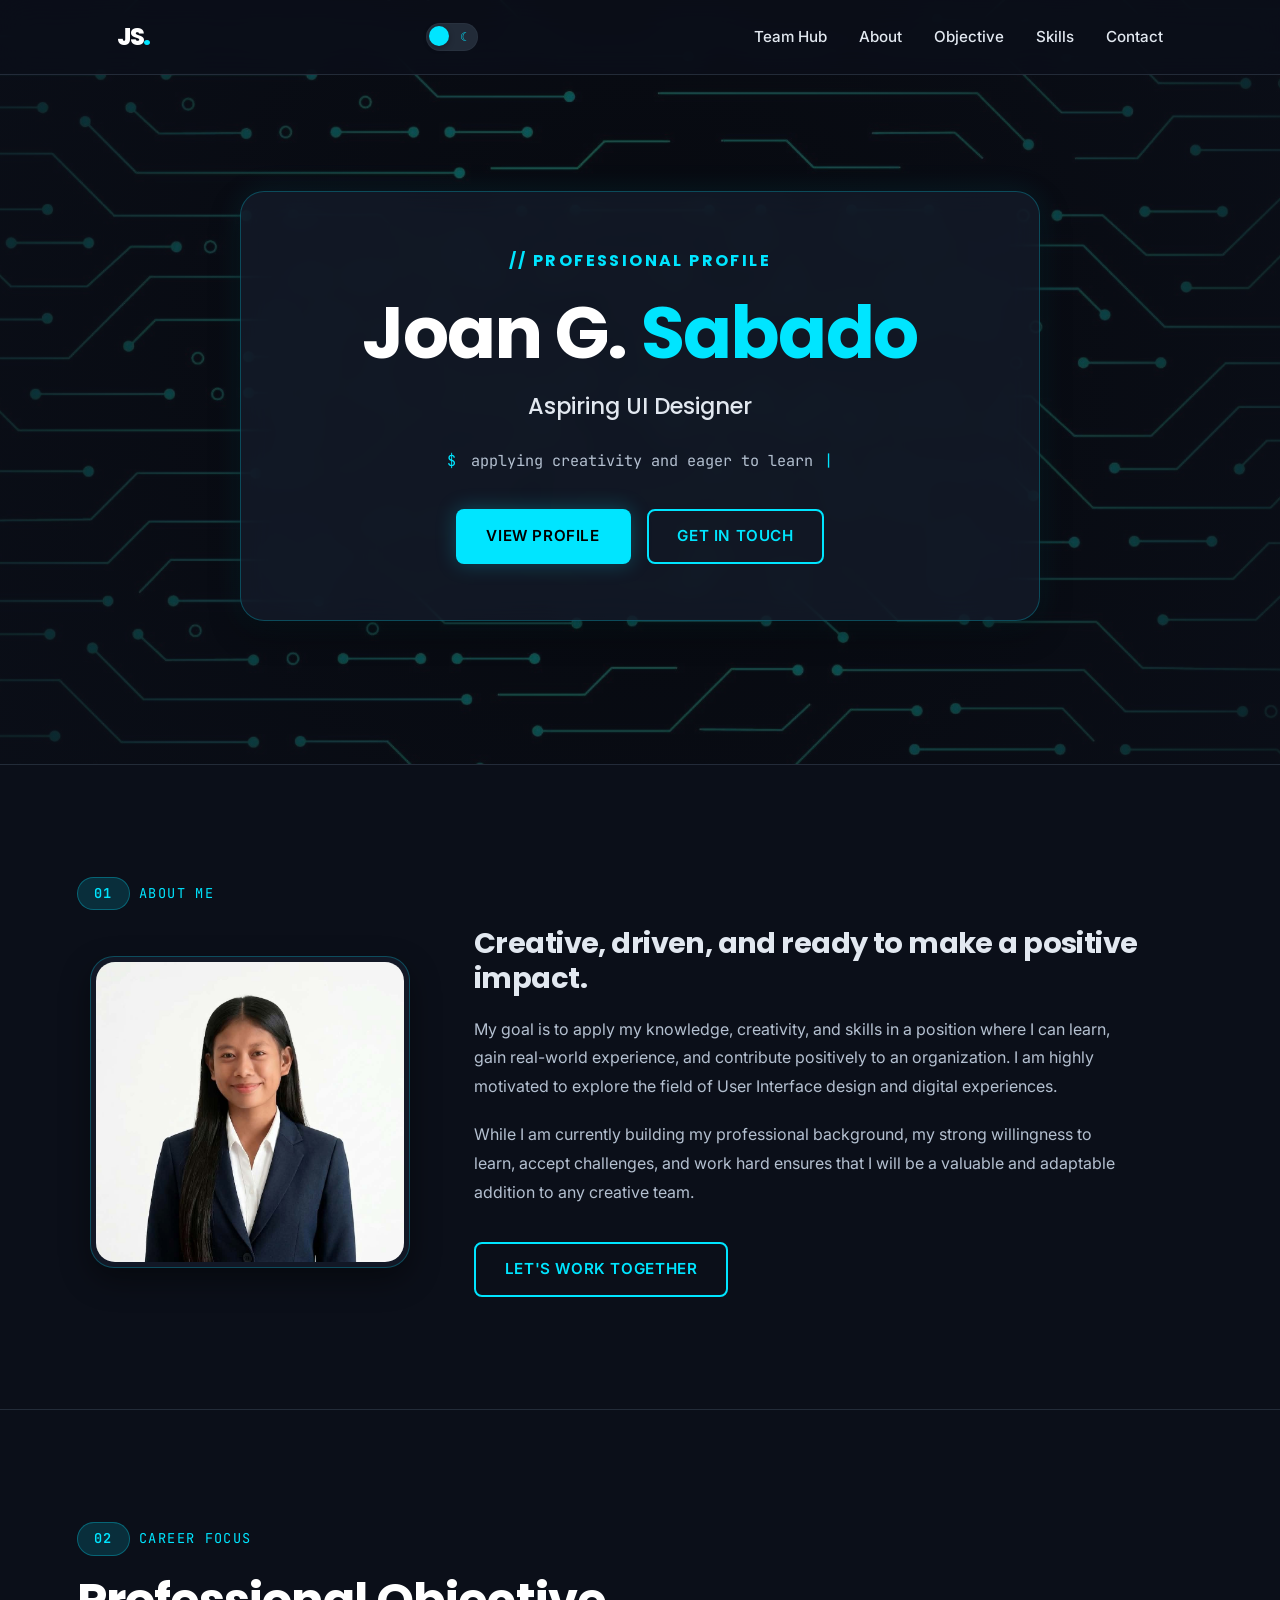
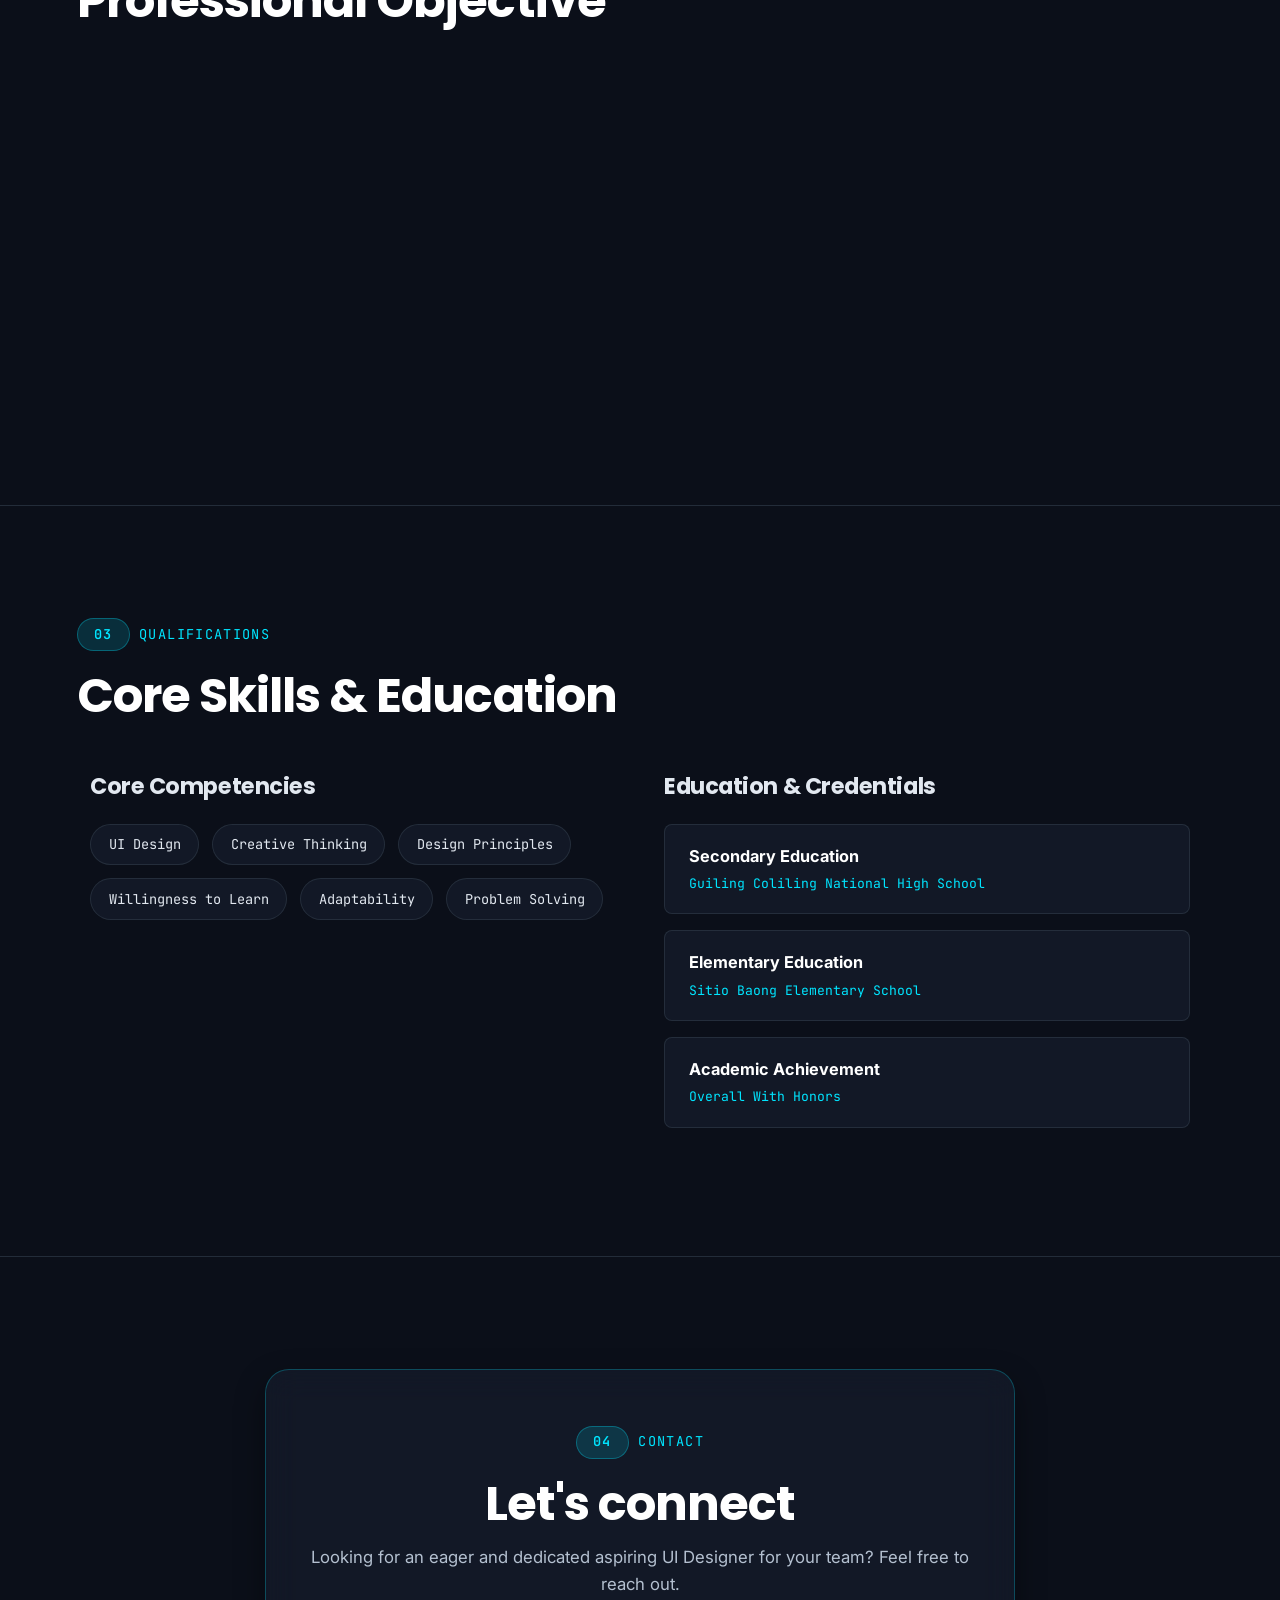
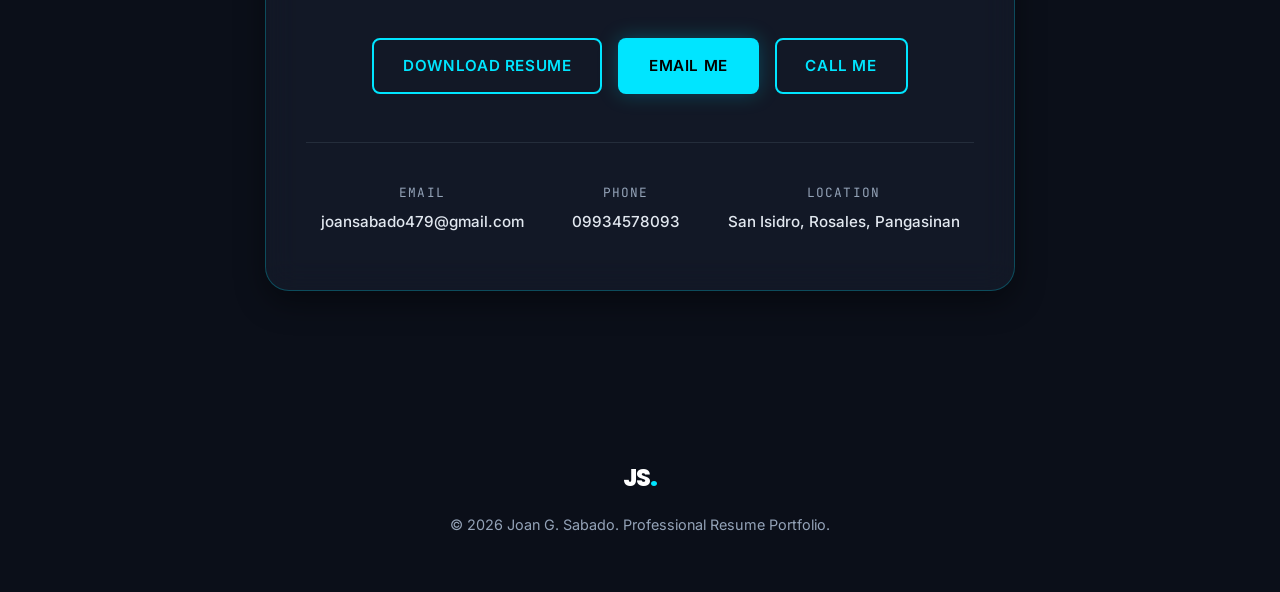
<file: Sabado.html>
<!DOCTYPE html>
<html lang="en">
<head>
<meta charset="UTF-8">
<meta name="viewport" content="width=device-width, initial-scale=1.0">
<title>Joan G. Sabado — Aspiring UI Designer</title>

<link rel="preconnect" href="https://fonts.googleapis.com">
<link rel="preconnect" href="https://fonts.gstatic.com" crossorigin>
<link href="https://fonts.googleapis.com/css2?family=Poppins:wght@500;600;700;800&family=Inter:wght@400;500;600&family=JetBrains+Mono:wght@400;500&display=swap" rel="stylesheet">

<link rel="stylesheet" href="All.css">
</head>
<body>
<div class="scroll-progress" aria-hidden="true"></div>

<a href="#main-content" class="skip-link">Skip to content</a>

<div class="intro-screen" aria-hidden="true">
  <div class="intro-content">
    <p class="intro-eyebrow">// PROFESSIONAL PROFILE</p>
    <h1 class="intro-title">Joan G. <span class="gradient-text">Sabado</span></h1>
    <p class="intro-sub">Aspiring UI Designer</p>
    <div class="intro-line"></div>
  </div>
</div>

<input type="checkbox" id="nav-toggle" class="nav-toggle-checkbox">
<input type="checkbox" id="theme-toggle" class="theme-toggle-checkbox" aria-hidden="true">

<header class="navbar">
  <div class="navbar-inner">
    <a href="#home" class="logo">JS<span class="logo-dot">.</span></a>

    <div class="nav-right">
      <label for="theme-toggle" class="theme-switch" aria-label="Toggle dark/light mode">
        <span class="theme-switch-track">
          <span class="theme-switch-thumb"></span>
        </span>
        <span class="theme-icon sun" aria-hidden="true">☀</span>
        <span class="theme-icon moon" aria-hidden="true">☾</span>
      </label>

      <label for="nav-toggle" class="nav-toggle-label" aria-label="Toggle menu">
        <span></span>
      </label>
    </div>

    <nav class="nav-links" aria-label="Primary navigation">
      <a href="index.html">Team Hub</a>
      <a href="#about">About</a>
      <a href="#objective">Objective</a>
      <a href="#skills">Skills</a>
      <a href="#contact">Contact</a>
    </nav>
  </div>
</header>

<main id="main-content">
  <section id="home" class="hero">
    <div class="hero-content">
      <p class="hero-eyebrow">// Professional Profile</p>
      <h1 class="hero-name">Joan G. <span class="gradient-text">Sabado</span></h1>
      <p class="hero-role">Aspiring UI Designer</p>
      <p class="hero-terminal">
        <span class="terminal-prompt">$</span> applying creativity and eager to learn
        <span class="cursor-blink" aria-hidden="true">|</span>
      </p>
      <div class="hero-cta-group">
        <a href="#objective" class="btn btn-primary">View Profile</a>
        <a href="#contact" class="btn btn-outline">Get In Touch</a>
      </div>
    </div>
  </section>

  <section id="about" class="about">
    <div class="section-label"><span class="section-label-tag">01</span> About Me</div>

    <div class="about-grid">
      <div class="profile-frame" data-initials="JS">
        <img src="Sabado.jpg" alt="Portrait of Joan G. Sabado" class="profile-img" loading="lazy" width="300" height="300" onerror="this.style.display='none'">
      </div>

      <div class="about-text">
        <h2>Creative, driven, and ready to make a positive impact.</h2>
        <p>
          My goal is to apply my knowledge, creativity, and skills in a position where I can learn, gain real-world experience, and contribute positively to an organization. I am highly motivated to explore the field of User Interface design and digital experiences.
        </p>
        <p>
          While I am currently building my professional background, my strong willingness to learn, accept challenges, and work hard ensures that I will be a valuable and adaptable addition to any creative team.
        </p>
        <a href="#contact" class="btn btn-outline">Let's Work Together</a>
      </div>
    </div>
  </section>

  <section id="objective" class="experience">
    <div class="section-label"><span class="section-label-tag">02</span> Career Focus</div>
    <h2 class="section-heading">Professional Objective</h2>

    <div class="experience-grid single-card-grid">

      <article class="exp-card">
        <div class="exp-header">
          <h3>Entry-Level Professional</h3>
          <span class="exp-date">Current Focus</span>
        </div>
        <p class="exp-company">Seeking Opportunities</p>
        <ul class="exp-list">
          <li>Actively seeking positions to develop practical UI design skills.</li>
          <li>Highly adaptable with a strong willingness to learn new software, workflows, and technologies.</li>
          <li>Eager to accept challenges, collaborate with experienced mentors, and work hard to achieve organizational goals.</li>
        </ul>
      </article>

    </div>
  </section>

  <section id="skills" class="skills">
    <div class="section-label"><span class="section-label-tag">03</span> Qualifications</div>
    <h2 class="section-heading">Core Skills & Education</h2>

    <div class="skills-grid">
      <div class="skill-category">
        <h3>Core Competencies</h3>
        <div class="tools-row">
          <span class="tool-chip">UI Design</span>
          <span class="tool-chip">Creative Thinking</span>
          <span class="tool-chip">Design Principles</span>
          <span class="tool-chip">Willingness to Learn</span>
          <span class="tool-chip">Adaptability</span>
          <span class="tool-chip">Problem Solving</span>
        </div>
      </div>

      <div class="education-block">
        <h3>Education & Credentials</h3>
        <div class="edu-item">
          <strong>Secondary Education</strong>
          <span>Guiling Coliling National High School</span>
        </div>
        <div class="edu-item">
          <strong>Elementary Education</strong>
          <span>Sitio Baong Elementary School</span>
        </div>
        <div class="edu-item">
          <strong>Academic Achievement</strong>
          <span>Overall With Honors</span>
        </div>
      </div>
    </div>
  </section>

  <section id="contact" class="contact">
    <div class="contact-inner">
      <div class="section-label centered"><span class="section-label-tag">04</span> Contact</div>
      <h2 class="section-heading">Let's connect</h2>
      <p class="contact-sub">
        Looking for an eager and dedicated aspiring UI Designer for your team? Feel free to reach out.
      </p>

      <div class="contact-buttons">
        <a href="Joan_Sabado_Updated_Resume.pdf" download class="btn btn-outline">Download Resume</a>
        <a href="mailto:joansabado479@gmail.com" class="btn btn-primary">Email Me</a>
        <a href="tel:09934578093" class="btn btn-outline">Call Me</a>
      </div>

      <div class="contact-details">
        <div class="contact-detail">
          <span class="contact-detail-label">Email</span>
          <a href="mailto:joansabado479@gmail.com">joansabado479@gmail.com</a>
        </div>
        <div class="contact-detail">
          <span class="contact-detail-label">Phone</span>
          <a href="tel:09934578093">09934578093</a>
        </div>
        <div class="contact-detail">
          <span class="contact-detail-label">Location</span>
          <span>San Isidro, Rosales, Pangasinan</span>
        </div>
      </div>
    </div>
  </section>
</main>

<footer class="footer">
  <div class="footer-inner">
    <a href="#home" class="logo footer-logo">JS<span class="logo-dot">.</span></a>
    <p class="footer-copy">© 2026 Joan G. Sabado. Professional Resume Portfolio.</p>
  </div>
</footer>

</body>
</html>
</file>
<file: home.css>
/* ==========================================================================
   TEAM HUB — home.css
   Smooth performance + 5 UX upgrades
   Pure HTML + CSS
   ========================================================================== */

:root {
  --color-bg: #0B0F19;
  --color-surface: rgba(21, 28, 44, 0.65);
  --color-surface-hover: rgba(21, 28, 44, 0.85);

  --color-primary: #FFFFFF;
  --color-secondary: #E2E8F0;

  --color-accent: #00E5FF;
  --color-accent-hover: #00B8CC;
  --color-accent-light: rgba(0, 229, 255, 0.15);

  --color-text: #94A3B8;
  --color-text-muted: #64748B;

  --color-border: rgba(42, 52, 65, 0.8);
  --color-border-glow: rgba(0, 229, 255, 0.3);

  --font-heading: 'Poppins', sans-serif;
  --font-body: 'Inter', sans-serif;

  --radius-sm: 8px;
  --radius-md: 16px;
  --radius-lg: 24px;

  --shadow-sm: 0 4px 6px rgba(0, 0, 0, 0.3);
  --shadow-md: 0 12px 30px rgba(0, 0, 0, 0.5);
  --shadow-glow: 0 0 20px rgba(0, 229, 255, 0.3);

  --glass-blur: blur(16px);
  --transition: all 0.3s cubic-bezier(0.4, 0, 0.2, 1);
  --section-padding: 7rem 6vw;
}

/* Light theme */
body:has(#theme-toggle:checked) {
  --color-bg: #F1F5F9;
  --color-surface: rgba(255, 255, 255, 0.75);
  --color-surface-hover: rgba(255, 255, 255, 0.95);

  --color-primary: #0F172A;
  --color-secondary: #1E293B;

  --color-accent: #0284C7;
  --color-accent-hover: #0369A1;
  --color-accent-light: rgba(2, 132, 199, 0.12);

  --color-text: #475569;
  --color-text-muted: #64748B;

  --color-border: rgba(148, 163, 184, 0.4);
  --color-border-glow: rgba(2, 132, 199, 0.25);

  --shadow-sm: 0 4px 6px rgba(0, 0, 0, 0.06);
  --shadow-md: 0 12px 30px rgba(0, 0, 0, 0.1);
  --shadow-glow: 0 0 20px rgba(2, 132, 199, 0.2);
}

* {
  margin: 0;
  padding: 0;
  box-sizing: border-box;
}

html {
  scroll-behavior: smooth;
}

body {
  font-family: var(--font-body);
  color: var(--color-text);
  background-color: var(--color-bg);
  line-height: 1.6;
  overflow-x: hidden;
  transition: background-color 0.4s ease, color 0.4s ease;
}

/* Subtle grid texture */
body::before {
  content: '';
  position: fixed;
  inset: 0;
  z-index: -1;
  pointer-events: none;
  opacity: 0.45;
  background-image:
    linear-gradient(rgba(0, 229, 255, 0.03) 1px, transparent 1px),
    linear-gradient(90deg, rgba(0, 229, 255, 0.03) 1px, transparent 1px);
  background-size: 60px 60px;
}

body:has(#theme-toggle:checked)::before {
  background-image:
    linear-gradient(rgba(2, 132, 199, 0.04) 1px, transparent 1px),
    linear-gradient(90deg, rgba(2, 132, 199, 0.04) 1px, transparent 1px);
}

img {
  max-width: 100%;
  display: block;
}

a {
  text-decoration: none;
  color: inherit;
}

/* ===== SKIP LINK ===== */
.skip-link {
  position: absolute;
  top: -100px;
  left: 1rem;
  z-index: 10000;
  padding: 0.75rem 1.25rem;
  background: var(--color-accent);
  color: #000;
  border-radius: var(--radius-sm);
  font-weight: 600;
  font-size: 0.95rem;
  transition: top 0.3s ease;
}

.skip-link:focus {
  top: 1rem;
  outline: 2px solid #fff;
  outline-offset: 2px;
}

/* ===== SCROLL PROGRESS BAR ===== */
.scroll-progress {
  position: fixed;
  top: 0;
  left: 0;
  width: 100%;
  height: 3px;
  z-index: 10001;
  pointer-events: none;
  transform-origin: left center;
  background: linear-gradient(90deg, var(--color-accent), var(--color-accent-hover));
  box-shadow: 0 0 12px rgba(0, 229, 255, 0.45);
  transform: scaleX(0);
  animation: scrollProgress linear;
  animation-timeline: scroll(root);
}

@keyframes scrollProgress {
  from { transform: scaleX(0); }
  to   { transform: scaleX(1); }
}

/* ===== REDUCED MOTION ===== */
@media (prefers-reduced-motion: reduce) {
  *,
  *::before,
  *::after {
    animation-duration: 0.01ms !important;
    animation-iteration-count: 1 !important;
    transition-duration: 0.01ms !important;
    scroll-behavior: auto !important;
  }

  .intro-screen {
    display: none;
  }

  main,
  .navbar {
    opacity: 1 !important;
    transform: none !important;
    animation: none !important;
  }

  .team-card,
  .scroll-progress {
    animation: none !important;
  }

  .team-card {
    opacity: 1 !important;
    transform: none !important;
  }

  .scroll-progress {
    transform: scaleX(0) !important;
  }
}

/* ===== INTRO ===== */
.intro-screen {
  position: fixed;
  inset: 0;
  width: 100vw;
  height: 100vh;
  z-index: 9999;
  display: flex;
  align-items: center;
  justify-content: center;
  text-align: center;
  padding: 2rem;
  pointer-events: all;
  animation: introRemove 0.1s linear forwards 3.8s;
}

.intro-screen::before {
  content: '';
  position: absolute;
  top: 0;
  left: 0;
  width: 100%;
  height: 50%;
  background-color: #05080E;
  z-index: -1;
  animation: shutterTop 0.8s cubic-bezier(0.77, 0, 0.175, 1) forwards 2.8s;
}

.intro-screen::after {
  content: '';
  position: absolute;
  bottom: 0;
  left: 0;
  width: 100%;
  height: 50%;
  background-color: #05080E;
  z-index: -1;
  animation: shutterBottom 0.8s cubic-bezier(0.77, 0, 0.175, 1) forwards 2.8s;
}

.intro-content {
  display: flex;
  flex-direction: column;
  align-items: center;
  max-width: 650px;
  position: relative;
  z-index: 2;
  animation: contentZoomOut 0.6s cubic-bezier(0.16, 1, 0.3, 1) forwards 2.4s;
}

.intro-eyebrow {
  color: var(--color-accent);
  font-family: var(--font-heading);
  font-weight: 700;
  font-size: 1.1rem;
  text-transform: uppercase;
  letter-spacing: 0.6em;
  opacity: 0;
  transform: translateY(-20px);
  animation: dropInTrack 0.7s cubic-bezier(0.2, 1, 0.3, 1) forwards 0.4s;
}

.intro-title {
  font-size: clamp(2.8rem, 6vw, 4.5rem);
  color: var(--color-primary);
  margin-top: 0.5rem;
  line-height: 1.1;
  opacity: 0;
  filter: blur(12px);
  transform: scale(1.2);
  animation: blurIn 0.8s cubic-bezier(0.2, 1, 0.3, 1) forwards 0.8s;
}

.intro-sub {
  font-size: 1.1rem;
  color: var(--color-text);
  margin-top: 1.2rem;
  opacity: 0;
  transform: translateY(20px);
  animation: floatUpIn 0.8s cubic-bezier(0.16, 1, 0.3, 1) forwards 1.2s;
}

.intro-line {
  width: 0;
  height: 2px;
  background: var(--color-accent);
  box-shadow: var(--shadow-glow);
  margin-top: 2.5rem;
  border-radius: 999px;
  animation: lineExpand 0.8s cubic-bezier(0.77, 0, 0.175, 1) forwards 1.5s;
}

@keyframes dropInTrack {
  to { opacity: 1; transform: translateY(0); letter-spacing: 0.2em; }
}
@keyframes blurIn {
  to { opacity: 1; filter: blur(0); transform: scale(1); }
}
@keyframes floatUpIn {
  to { opacity: 1; transform: translateY(0); }
}
@keyframes lineExpand {
  0% { width: 0; opacity: 0; }
  50% { opacity: 1; }
  100% { width: 180px; opacity: 1; }
}
@keyframes contentZoomOut {
  to { opacity: 0; transform: scale(1.6); filter: blur(8px); }
}
@keyframes shutterTop {
  to { transform: translateY(-100%); }
}
@keyframes shutterBottom {
  to { transform: translateY(100%); }
}
@keyframes introRemove {
  to { visibility: hidden; pointer-events: none; }
}

/* ===== TYPOGRAPHY ===== */
h1, h2, h3, h4 {
  font-family: var(--font-heading);
  font-weight: 700;
  line-height: 1.2;
  color: var(--color-primary);
  letter-spacing: -0.02em;
}

.section-label {
  display: flex;
  align-items: center;
  gap: 0.6rem;
  font-size: 0.85rem;
  font-weight: 600;
  letter-spacing: 0.1em;
  text-transform: uppercase;
  color: var(--color-accent);
  margin-bottom: 1rem;
}

.section-label.centered {
  justify-content: center;
}

.section-label-tag {
  background: var(--color-accent-light);
  border: 1px solid rgba(0, 229, 255, 0.3);
  border-radius: 999px;
  padding: 0.3rem 1rem;
}

body:has(#theme-toggle:checked) .section-label-tag {
  border-color: rgba(2, 132, 199, 0.3);
}

.section-heading {
  font-size: clamp(2.2rem, 4vw, 3rem);
  margin-bottom: 3.5rem;
}

.gradient-text {
  color: var(--color-accent);
}

/* ===== BUTTONS ===== */
.btn {
  display: inline-flex;
  align-items: center;
  justify-content: center;
  font-family: var(--font-body);
  font-weight: 600;
  font-size: 0.95rem;
  padding: 0.85rem 1.8rem;
  border-radius: var(--radius-sm);
  cursor: pointer;
  border: 2px solid transparent;
  text-transform: uppercase;
  letter-spacing: 0.05em;
  transition: transform 0.25s cubic-bezier(0.4, 0, 0.2, 1),
              box-shadow 0.25s ease,
              background 0.25s ease,
              color 0.25s ease,
              border-color 0.25s ease;
}

.btn-primary {
  background: var(--color-accent);
  color: #000000;
  box-shadow: var(--shadow-glow);
}

.btn-primary:hover {
  background: var(--color-accent-hover);
  transform: translateY(-4px);
  box-shadow: 0 0 28px rgba(0, 229, 255, 0.6);
}

.btn-primary:active {
  transform: translateY(-1px) scale(0.98);
  box-shadow: 0 0 14px rgba(0, 229, 255, 0.4);
}

.btn-primary:focus-visible {
  outline: 2px solid #fff;
  outline-offset: 3px;
  box-shadow: 0 0 0 4px rgba(0, 229, 255, 0.4);
}

.btn-outline {
  display: inline-block;
  font-weight: 600;
  font-size: 0.85rem;
  padding: 0.6rem 1.2rem;
  border-radius: var(--radius-sm);
  border: 2px solid var(--color-accent);
  color: var(--color-accent);
  transition: transform 0.25s ease, background 0.25s ease, color 0.25s ease, box-shadow 0.25s ease;
}

.btn-outline:hover {
  background: var(--color-accent);
  color: #000000;
  transform: translateY(-3px);
  box-shadow: var(--shadow-glow);
}

.btn-outline:active {
  transform: translateY(0) scale(0.98);
}

/* ===== THEME TOGGLE ===== */
.theme-toggle-checkbox { display: none; }
.nav-right {
  display: flex;
  align-items: center;
  gap: 1.25rem;
}
.theme-switch {
  position: relative;
  display: flex;
  align-items: center;
  width: 52px;
  height: 28px;
  cursor: pointer;
}
.theme-switch-track {
  width: 100%;
  height: 100%;
  border-radius: 999px;
  background: var(--color-border);
  border: 1px solid var(--color-border);
  transition: background 0.3s ease;
}
.theme-switch-thumb {
  position: absolute;
  top: 3px;
  left: 3px;
  width: 20px;
  height: 20px;
  border-radius: 50%;
  background: var(--color-accent);
  box-shadow: 0 2px 6px rgba(0, 0, 0, 0.3);
  transition: transform 0.3s cubic-bezier(0.4, 0, 0.2, 1);
}
#theme-toggle:checked + .navbar .theme-switch-thumb {
  transform: translateX(24px);
}
.theme-icon {
  position: absolute;
  font-size: 0.75rem;
  pointer-events: none;
  transition: opacity 0.3s;
}
.theme-icon.sun { left: 7px; opacity: 0; color: #f59e0b; }
.theme-icon.moon { right: 7px; opacity: 1; color: var(--color-accent); }
#theme-toggle:checked + .navbar .theme-icon.sun { opacity: 1; }
#theme-toggle:checked + .navbar .theme-icon.moon { opacity: 0; }


/* ===== NAVBAR ===== */
.navbar {
  position: fixed;
  top: 0;
  left: 0;
  width: 100%;
  z-index: 100;
  background: rgba(11, 15, 25, 0.75);
  backdrop-filter: var(--glass-blur);
  -webkit-backdrop-filter: var(--glass-blur);
  border-bottom: 1px solid var(--color-border);
  opacity: 0;
  transform: translateY(-20px);
  animation: navReveal 0.8s cubic-bezier(0.16, 1, 0.3, 1) forwards 3.1s;
  transition: background 0.4s ease, border-color 0.4s ease;
}

body:has(#theme-toggle:checked) .navbar {
  background: rgba(241, 245, 249, 0.85);
}

.navbar-inner {
  max-width: 1200px;
  margin: 0 auto;
  padding: 1.2rem 6vw;
  display: flex;
  align-items: center;
  justify-content: space-between;
}

.logo {
  font-family: var(--font-heading);
  font-weight: 800;
  font-size: 1.5rem;
  color: var(--color-primary);
  letter-spacing: -0.05em;
}

.logo-dot {
  color: var(--color-accent);
}

.nav-links {
  display: flex;
  gap: 2.5rem;
}

.nav-links a {
  font-weight: 500;
  font-size: 0.95rem;
  color: var(--color-secondary);
  transition: var(--transition);
  position: relative;
}

.nav-links a:hover {
  color: var(--color-accent);
}

.nav-links a::after {
  content: '';
  position: absolute;
  left: 50%;
  bottom: -6px;
  width: 100%;
  height: 2px;
  background-color: var(--color-accent);
  transform: translateX(-50%) scaleX(0);
  transform-origin: center;
  transition: transform 0.3s ease;
}

.nav-links a:hover::after,
.nav-links a:focus-visible::after {
  transform: translateX(-50%) scaleX(1);
}

.nav-links a:focus-visible {
  color: var(--color-accent);
  outline: 2px solid var(--color-accent);
  outline-offset: 4px;
  border-radius: 4px;
}

.nav-toggle-checkbox {
  display: none;
}

.nav-toggle-label {
  display: none;
  flex-direction: column;
  gap: 6px;
  cursor: pointer;
  z-index: 110;
  padding: 4px;
}

.nav-toggle-label span,
.nav-toggle-label::before,
.nav-toggle-label::after {
  content: '';
  width: 28px;
  height: 2px;
  background: var(--color-primary);
  border-radius: 2px;
  transition: var(--transition);
  display: block;
}

/* ===== MAIN REVEAL ===== */
main {
  opacity: 0;
  transform: translateY(30px) scale(0.98);
  animation: mainReveal 1s cubic-bezier(0.16, 1, 0.3, 1) forwards 3.0s;
}

@keyframes navReveal {
  to {
    opacity: 1;
    transform: translateY(0);
  }
}

@keyframes mainReveal {
  to {
    opacity: 1;
    transform: translateY(0) scale(1);
  }
}

/* ===== HERO ===== */
.hero {
  position: relative;
  min-height: 85vh;
  display: flex;
  align-items: center;
  justify-content: center;
  text-align: center;
  padding: 9rem 6vw 6rem;
  background:
    radial-gradient(circle at center, rgba(11, 15, 25, 0.55) 0%, rgba(11, 15, 25, 0.92) 100%),
    url('6237793510832674977.jpg') center/cover no-repeat;
  background-attachment: scroll;
  border-bottom: 1px solid var(--color-border);
  overflow: hidden;
  transition: border-color 0.4s ease;
}

@media (min-width: 1024px) {
  .hero {
    background-attachment: fixed;
  }
}

body:has(#theme-toggle:checked) .hero {
  background:
    radial-gradient(circle at center, rgba(241, 245, 249, 0.7) 0%, rgba(241, 245, 249, 0.92) 100%),
    url('6237793510832674977.jpg') center/cover no-repeat;
}

.hero-content {
  position: relative;
  z-index: 1;
  max-width: 800px;
  padding: 3.5rem 2.5rem;
  background: rgba(21, 28, 44, 0.55);
  backdrop-filter: var(--glass-blur);
  -webkit-backdrop-filter: var(--glass-blur);
  border: 1px solid var(--color-border-glow);
  border-radius: var(--radius-lg);
  box-shadow: var(--shadow-md), 0 0 30px rgba(0, 229, 255, 0.12);
  transition: background 0.4s ease, border-color 0.4s ease;
}

body:has(#theme-toggle:checked) .hero-content {
  background: var(--color-surface);
}

.hero-eyebrow {
  color: var(--color-accent);
  font-family: var(--font-heading);
  font-weight: 700;
  font-size: 1rem;
  text-transform: uppercase;
  letter-spacing: 0.15em;
  margin-bottom: 1.2rem;
}

.hero-title {
  font-size: clamp(2.8rem, 6vw, 4.5rem);
  margin-bottom: 1.2rem;
  color: var(--color-primary);
  line-height: 1.1;
}

.hero-sub {
  font-size: 1.15rem;
  color: var(--color-secondary);
  margin-bottom: 2.2rem;
  max-width: 620px;
  margin-inline: auto;
}

/* ===== TEAM GRID ===== */
.team {
  padding: var(--section-padding);
  background: var(--color-bg);
  transition: background 0.4s ease;
}

.team-grid {
  display: grid;
  grid-template-columns: repeat(4, 1fr);
  gap: 2.5rem;
  max-width: 1200px;
  margin: 0 auto;
}

.team-card {
  background: var(--color-surface);
  border: 1px solid var(--color-border);
  border-radius: var(--radius-md);
  padding: 2.5rem 1.5rem;
  text-align: center;
  box-shadow: var(--shadow-sm);
  transition: transform 0.3s cubic-bezier(0.4, 0, 0.2, 1),
              background 0.3s ease,
              border-color 0.3s ease,
              box-shadow 0.3s ease;
  position: relative;
  overflow: hidden;
  display: flex;
  flex-direction: column;
  align-items: center;
  justify-content: space-between;
  height: 100%;
  backdrop-filter: none;
  -webkit-backdrop-filter: none;
  opacity: 0;
  transform: translateY(30px);
  animation: cardFadeUp 0.7s cubic-bezier(0.16, 1, 0.3, 1) forwards;
}

@media (min-width: 900px) {
  .team-card {
    backdrop-filter: blur(12px);
    -webkit-backdrop-filter: blur(12px);
  }
}

.team-card:nth-child(1) { animation-delay: 3.4s; }
.team-card:nth-child(2) { animation-delay: 3.55s; }
.team-card:nth-child(3) { animation-delay: 3.7s; }
.team-card:nth-child(4) { animation-delay: 3.85s; }

@keyframes cardFadeUp {
  to {
    opacity: 1;
    transform: translateY(0);
  }
}

@supports (animation-timeline: view()) {
  @media (min-width: 900px) {
    .team-card {
      animation: cardViewIn linear both;
      animation-timeline: view();
      animation-range: entry 5% cover 30%;
      animation-delay: 0s;
    }

    @keyframes cardViewIn {
      from {
        opacity: 0;
        transform: translateY(36px);
      }
      to {
        opacity: 1;
        transform: translateY(0);
      }
    }
  }
}

.team-card::before {
  content: '';
  position: absolute;
  top: 0;
  left: 0;
  width: 100%;
  height: 4px;
  background: var(--color-accent);
  transform: scaleX(0);
  transition: transform 0.3s ease;
  transform-origin: left;
}

.team-card::after {
  content: '';
  position: absolute;
  inset: 0;
  border-radius: inherit;
  background: linear-gradient(135deg, transparent 40%, rgba(0, 229, 255, 0.06));
  opacity: 0;
  transition: opacity 0.3s ease;
  pointer-events: none;
}

.team-card:hover,
.team-card:focus-visible {
  transform: translateY(-8px);
  background: var(--color-surface-hover);
  box-shadow: var(--shadow-md);
  border-color: rgba(0, 229, 255, 0.4);
  outline: none;
}

.team-card:hover::before,
.team-card:focus-visible::before {
  transform: scaleX(1);
}

.team-card:hover::after,
.team-card:focus-visible::after {
  opacity: 1;
}

.team-card:focus-visible {
  box-shadow: var(--shadow-md), 0 0 0 3px rgba(0, 229, 255, 0.35);
}

.team-content {
  flex-grow: 1;
  display: flex;
  flex-direction: column;
}

.photo-wrapper {
  width: 110px;
  height: 110px;
  margin: 0 auto 1.5rem;
  border-radius: 50%;
  overflow: hidden;
  border: 2px solid var(--color-border);
  padding: 4px;
  background: var(--color-bg);
  transition: var(--transition);
  position: relative;
  display: flex;
  align-items: center;
  justify-content: center;
}

.photo-wrapper::before {
  content: attr(data-initials);
  position: absolute;
  inset: 0;
  display: flex;
  align-items: center;
  justify-content: center;
  font-family: var(--font-heading);
  font-weight: 700;
  font-size: 1.6rem;
  color: var(--color-accent);
  background: var(--color-surface);
  border-radius: 50%;
  z-index: 0;
}

.team-card:hover .photo-wrapper,
.team-card:focus-visible .photo-wrapper {
  border-color: var(--color-accent);
  box-shadow: var(--shadow-glow);
}

.team-photo {
  width: 100%;
  height: 100%;
  object-fit: cover;
  border-radius: 50%;
  transition: transform 0.4s ease;
  position: relative;
  z-index: 1;
}

.team-card:hover .team-photo,
.team-card:focus-visible .team-photo {
  transform: scale(1.1);
}

.team-name {
  font-size: 1.25rem;
  margin-bottom: 0.3rem;
  color: var(--color-secondary);
  transition: var(--transition);
}

.team-card:hover .team-name,
.team-card:focus-visible .team-name {
  color: var(--color-primary);
}

.team-role {
  font-size: 0.85rem;
  font-weight: 600;
  color: var(--color-accent);
  text-transform: uppercase;
  letter-spacing: 0.05em;
  margin-bottom: 1.2rem;
}

.team-desc {
  font-size: 0.9rem;
  color: var(--color-text);
  margin-bottom: 1.8rem;
  line-height: 1.6;
}

.view-btn {
  margin-top: auto;
  display: inline-block;
  font-weight: 600;
  font-size: 0.85rem;
  padding: 0.6rem 1.2rem;
  border-radius: var(--radius-sm);
  border: 1px solid var(--color-border);
  color: var(--color-text-muted);
  transition: transform 0.25s ease, background 0.25s ease, color 0.25s ease, border-color 0.25s ease, box-shadow 0.25s ease;
  text-transform: uppercase;
  letter-spacing: 0.05em;
  width: 100%;
}

.team-card:hover .view-btn,
.team-card:focus-visible .view-btn {
  background: var(--color-accent);
  color: #000000;
  border-color: var(--color-accent);
  box-shadow: var(--shadow-glow);
  transform: translateY(-2px);
}

.team-card:active .view-btn {
  transform: scale(0.98);
}

/* ===== ABOUT ===== */
.about-project {
  padding: var(--section-padding);
  background: linear-gradient(
    180deg,
    rgba(21, 28, 44, 0.4) 0%,
    rgba(21, 28, 44, 0.75) 100%
  );
  text-align: center;
  border-top: 1px solid var(--color-border);
  border-bottom: 1px solid var(--color-border);
  transition: background 0.4s ease, border-color 0.4s ease;
}

body:has(#theme-toggle:checked) .about-project {
  background: linear-gradient(
    180deg,
    rgba(255, 255, 255, 0.5) 0%,
    rgba(241, 245, 249, 0.9) 100%
  );
}

.about-project-inner {
  max-width: 750px;
  margin: 0 auto;
}

.about-project-inner h2 {
  margin-bottom: 1.5rem;
  font-size: 2.5rem;
}

.about-project-inner p {
  font-size: 1.1rem;
  margin-bottom: 1rem;
}

.about-extra {
  color: var(--color-text-muted);
  font-size: 1rem !important;
}

/* ===== FOOTER ===== */
.footer {
  background: var(--color-bg);
  padding: 4rem 6vw;
  text-align: center;
  transition: background 0.4s ease;
}

.footer-logo {
  color: var(--color-primary);
  display: block;
  margin-bottom: 1rem;
  font-size: 1.8rem;
}

.social-links {
  display: flex;
  justify-content: center;
  gap: 1.5rem;
  margin-bottom: 2rem;
}

.social-icon {
  color: var(--color-text-muted);
  transition: var(--transition);
  display: inline-flex;
  padding: 0.4rem;
  border-radius: 8px;
}

.social-icon:hover,
.social-icon:focus-visible {
  color: var(--color-accent);
  transform: translateY(-3px);
  outline: none;
}

.social-icon:focus-visible {
  box-shadow: 0 0 0 2px var(--color-accent);
}

.footer-copy {
  font-size: 0.9rem;
  color: var(--color-text-muted);
}

::selection {
  background: rgba(0, 229, 255, 0.3);
  color: #fff;
}

body:has(#theme-toggle:checked) ::selection {
  background: rgba(2, 132, 199, 0.25);
  color: #0f172a;
}

/* ===== RESPONSIVE ===== */
@media (max-width: 1100px) {
  .team-grid {
    grid-template-columns: repeat(2, 1fr);
  }
}

@media (max-width: 768px) {
  .nav-toggle-label {
    display: flex;
  }

  .nav-links {
    position: absolute;
    top: 100%;
    left: 0;
    width: 100%;
    flex-direction: column;
    gap: 0;
    background: rgba(21, 28, 44, 0.98);
    backdrop-filter: blur(10px);
    border-bottom: 1px solid var(--color-border);
    max-height: 0;
    overflow: hidden;
    transition: max-height 0.35s ease-out;
  }

  body:has(#theme-toggle:checked) .nav-links {
    background: rgba(241, 245, 249, 0.98);
  }

  .nav-links a {
    padding: 1.2rem 6vw;
    border-top: 1px solid var(--color-border);
    display: block;
    width: 100%;
  }

  .nav-links a::after {
    display: none;
  }

  .nav-toggle-checkbox:checked ~ .navbar .nav-links {
    max-height: 320px;
  }

  .nav-toggle-checkbox:checked ~ .navbar .nav-toggle-label span {
    opacity: 0;
  }

  .nav-toggle-checkbox:checked ~ .navbar .nav-toggle-label::before {
    transform: translateY(8px) rotate(45deg);
  }

  .nav-toggle-checkbox:checked ~ .navbar .nav-toggle-label::after {
    transform: translateY(-8px) rotate(-45deg);
  }

  .team-card {
    animation: cardFadeUp 0.5s cubic-bezier(0.16, 1, 0.3, 1) forwards !important;
    backdrop-filter: none !important;
    -webkit-backdrop-filter: none !important;
  }

  .team-card:nth-child(1) { animation-delay: 3.2s !important; }
  .team-card:nth-child(2) { animation-delay: 3.3s !important; }
  .team-card:nth-child(3) { animation-delay: 3.4s !important; }
  .team-card:nth-child(4) { animation-delay: 3.5s !important; }

  .hero-content {
    backdrop-filter: blur(8px);
    -webkit-backdrop-filter: blur(8px);
  }
}

@media (max-width: 600px) {
  :root {
    --section-padding: 5rem 6vw;
  }

  .hero-content {
    padding: 2.5rem 1.5rem;
  }

  .team-grid {
    grid-template-columns: 1fr;
  }

  .hero-title {
    font-size: 2.4rem;
  }

  .about-project-inner h2 {
    font-size: 2rem;
  }
}

@media print {
  .intro-screen,
  .navbar,
  .skip-link,
  .theme-switch,
  .scroll-progress {
    display: none !important;
  }

  main,
  .team-card {
    opacity: 1 !important;
    transform: none !important;
    animation: none !important;
  }
}

/* 1–2. No blur on team cards by default; blur only from 900px+ */
.team-card {
  backdrop-filter: none !important;
  -webkit-backdrop-filter: none !important;
}

@media (min-width: 900px) {
  .team-card {
    backdrop-filter: blur(12px) !important;
    -webkit-backdrop-filter: blur(12px) !important;
  }
}

/* 3–4. Scroll-driven cards: desktop only + shorter range */
@supports (animation-timeline: view()) {
  @media (min-width: 900px) {
    .team-card {
      opacity: 0;
      transform: translateY(36px);
      animation: cardViewInPerf linear both !important;
      animation-timeline: view() !important;
      animation-range: entry 5% cover 30% !important;
      animation-delay: 0s !important;
    }
  }
}

@keyframes cardViewInPerf {
  from {
    opacity: 0;
    transform: translateY(36px);
  }
  to {
    opacity: 1;
    transform: translateY(0);
  }
}

/* Mobile: simple load stagger only (no scroll-driven, no blur) */
@media (max-width: 899px) {
  .team-card {
    backdrop-filter: none !important;
    -webkit-backdrop-filter: none !important;
    animation: cardFadeUpMobile 0.5s cubic-bezier(0.16, 1, 0.3, 1) forwards !important;
    animation-timeline: auto !important;
  }

  .team-card:nth-child(1) { animation-delay: 3.2s !important; }
  .team-card:nth-child(2) { animation-delay: 3.3s !important; }
  .team-card:nth-child(3) { animation-delay: 3.4s !important; }
  .team-card:nth-child(4) { animation-delay: 3.5s !important; }
}

@keyframes cardFadeUpMobile {
  to {
    opacity: 1;
    transform: translateY(0);
  }
}

/* 5. Hero fixed background only on large screens */
.hero {
  background-attachment: scroll !important;
}

@media (min-width: 1024px) {
  .hero {
    background-attachment: fixed !important;
  }
}

/* 6. Lighter mobile hero blur */
@media (max-width: 768px) {
  .hero-content {
    backdrop-filter: blur(8px) !important;
    -webkit-backdrop-filter: blur(8px) !important;
  }
}

/* Keep reduced-motion safe */
@media (prefers-reduced-motion: reduce) {
  .team-card {
    animation: none !important;
    opacity: 1 !important;
    transform: none !important;
  }
}
</file>
<file: All.css>
/* ==========================================================================
   SHARED PORTFOLIO CSS
   Lising · Rosario · Ruar · Sabado
   Pure HTML + CSS | Theme switch | A11y | Scroll UX
   ========================================================================== */

/* ===== ROOT (dark default) ===== */
:root {
  --color-bg: #0B0F19;
  --color-surface: rgba(21, 28, 44, 0.72);
  --color-surface-hover: rgba(21, 28, 44, 0.92);

  --color-primary: #FFFFFF;
  --color-secondary: #E2E8F0;

  --color-accent: #00E5FF;
  --color-accent-hover: #00B8CC;
  --color-accent-light: rgba(0, 229, 255, 0.15);

  --color-text: #B4C0D0;
  --color-text-muted: #94A3B8;

  --color-border: rgba(42, 52, 65, 0.8);
  --color-border-glow: rgba(0, 229, 255, 0.25);

  --font-heading: 'Poppins', sans-serif;
  --font-body: 'Inter', sans-serif;
  --font-mono: 'JetBrains Mono', monospace;

  --radius-sm: 8px;
  --radius-md: 16px;
  --radius-lg: 24px;

  --shadow-sm: 0 4px 6px rgba(0, 0, 0, 0.3);
  --shadow-md: 0 12px 30px rgba(0, 0, 0, 0.4);
  --shadow-glow: 0 0 20px rgba(0, 229, 255, 0.25);

  --glass-blur: blur(16px);
  --transition: all 0.3s cubic-bezier(0.4, 0, 0.2, 1);
  --section-padding: 7rem 6vw;
}

/* Light theme */
body:has(#theme-toggle:checked) {
  --color-bg: #F1F5F9;
  --color-surface: rgba(255, 255, 255, 0.78);
  --color-surface-hover: rgba(255, 255, 255, 0.95);

  --color-primary: #0F172A;
  --color-secondary: #1E293B;

  --color-accent: #0284C7;
  --color-accent-hover: #0369A1;
  --color-accent-light: rgba(2, 132, 199, 0.12);

  --color-text: #475569;
  --color-text-muted: #64748B;

  --color-border: rgba(148, 163, 184, 0.4);
  --color-border-glow: rgba(2, 132, 199, 0.25);

  --shadow-sm: 0 4px 6px rgba(0, 0, 0, 0.06);
  --shadow-md: 0 12px 30px rgba(0, 0, 0, 0.1);
  --shadow-glow: 0 0 20px rgba(2, 132, 199, 0.2);
}

/* ===== RESET ===== */
* { margin: 0; padding: 0; box-sizing: border-box; }

html {
  scroll-behavior: smooth;
  scroll-padding-top: 90px;
}

body {
  font-family: var(--font-body);
  color: var(--color-text);
  background: var(--color-bg);
  line-height: 1.6;
  overflow-x: hidden;
  transition: background-color 0.4s ease, color 0.4s ease;
}

/* Grid texture */
body::before {
  content: '';
  position: fixed;
  inset: 0;
  z-index: -1;
  pointer-events: none;
  opacity: 0.45;
  background-image:
    linear-gradient(rgba(0, 229, 255, 0.03) 1px, transparent 1px),
    linear-gradient(90deg, rgba(0, 229, 255, 0.03) 1px, transparent 1px);
  background-size: 60px 60px;
}

body:has(#theme-toggle:checked)::before {
  background-image:
    linear-gradient(rgba(2, 132, 199, 0.04) 1px, transparent 1px),
    linear-gradient(90deg, rgba(2, 132, 199, 0.04) 1px, transparent 1px);
}

img { display: block; max-width: 100%; }
a { color: inherit; text-decoration: none; }
section[id] { scroll-margin-top: 90px; }

/* ===== SKIP LINK ===== */
.skip-link {
  position: absolute;
  top: -100px;
  left: 1rem;
  z-index: 10000;
  padding: 0.75rem 1.25rem;
  background: var(--color-accent);
  color: #000;
  border-radius: var(--radius-sm);
  font-weight: 600;
  font-size: 0.95rem;
  transition: top 0.3s ease;
}
.skip-link:focus {
  top: 1rem;
  outline: 2px solid #fff;
  outline-offset: 2px;
}

/* ===== SCROLL PROGRESS ===== */
.scroll-progress {
  position: fixed;
  top: 0;
  left: 0;
  width: 100%;
  height: 3px;
  z-index: 10001;
  pointer-events: none;
  transform-origin: left center;
  background: linear-gradient(90deg, var(--color-accent), var(--color-accent-hover));
  box-shadow: 0 0 12px rgba(0, 229, 255, 0.45);
  transform: scaleX(0);
  animation: scrollProgress linear;
  animation-timeline: scroll(root);
}

@keyframes scrollProgress {
  from { transform: scaleX(0); }
  to   { transform: scaleX(1); }
}

/* ===== REDUCED MOTION ===== */
@media (prefers-reduced-motion: reduce) {
  *, *::before, *::after {
    scroll-behavior: auto !important;
    animation-duration: 0.001ms !important;
    animation-delay: 0s !important;
    animation-iteration-count: 1 !important;
    transition-duration: 0.001ms !important;
  }
  .intro-screen { display: none !important; }
  .navbar, main {
    opacity: 1 !important;
    transform: none !important;
    animation: none !important;
  }
  .exp-card, .tool-chip, .scroll-progress {
    animation: none !important;
  }
  .exp-card, .tool-chip {
    opacity: 1 !important;
    transform: none !important;
  }
  .scroll-progress { transform: scaleX(0) !important; }
}

/* ===== INTRO ===== */
.intro-screen {
  position: fixed;
  inset: 0;
  z-index: 9999;
  display: flex;
  align-items: center;
  justify-content: center;
  padding: 2rem;
  text-align: center;
  pointer-events: all;
  animation: introRemove 0.1s linear forwards 2.2s;
}
.intro-screen::before,
.intro-screen::after {
  content: '';
  position: absolute;
  left: 0;
  width: 100%;
  height: 50%;
  z-index: -1;
  background: #05080E;
}
.intro-screen::before {
  top: 0;
  animation: shutterTop 0.8s cubic-bezier(0.77, 0, 0.175, 1) forwards 1.4s;
}
.intro-screen::after {
  bottom: 0;
  animation: shutterBottom 0.8s cubic-bezier(0.77, 0, 0.175, 1) forwards 1.4s;
}
.intro-content {
  position: relative;
  z-index: 2;
  display: flex;
  flex-direction: column;
  align-items: center;
  max-width: 650px;
  animation: contentZoomOut 0.5s cubic-bezier(0.16, 1, 0.3, 1) forwards 1.4s;
}
.intro-eyebrow {
  color: var(--color-accent);
  font-family: var(--font-heading);
  font-weight: 700;
  font-size: 1rem;
  text-transform: uppercase;
  letter-spacing: 0.45em;
  opacity: 0;
  transform: translateY(-20px);
  animation: dropInTrack 0.7s cubic-bezier(0.2, 1, 0.3, 1) forwards 0.3s;
}
.intro-title {
  margin-top: 0.5rem;
  color: var(--color-primary);
  font-size: clamp(2.5rem, 6vw, 4.5rem);
  line-height: 1.15;
  opacity: 0;
  filter: blur(12px);
  transform: scale(1.15);
  animation: blurIn 0.8s cubic-bezier(0.2, 1, 0.3, 1) forwards 0.6s;
}
.intro-sub {
  margin-top: 1.2rem;
  color: var(--color-text);
  font-size: 1.05rem;
  opacity: 0;
  transform: translateY(20px);
  animation: floatUpIn 0.8s cubic-bezier(0.16, 1, 0.3, 1) forwards 0.9s;
}
.intro-line {
  width: 0;
  height: 2px;
  margin-top: 2rem;
  background: var(--color-accent);
  box-shadow: var(--shadow-glow);
  border-radius: 999px;
  animation: lineExpand 0.8s cubic-bezier(0.77, 0, 0.175, 1) forwards 1.2s;
}

@keyframes dropInTrack { to { opacity: 1; transform: translateY(0); letter-spacing: 0.2em; } }
@keyframes blurIn { to { opacity: 1; filter: blur(0); transform: scale(1); } }
@keyframes floatUpIn { to { opacity: 1; transform: translateY(0); } }
@keyframes lineExpand {
  0% { width: 0; opacity: 0; }
  50% { opacity: 1; }
  100% { width: 180px; opacity: 1; }
}
@keyframes contentZoomOut { to { opacity: 0; transform: scale(1.4); filter: blur(6px); } }
@keyframes shutterTop { to { transform: translateY(-100%); } }
@keyframes shutterBottom { to { transform: translateY(100%); } }
@keyframes introRemove { to { visibility: hidden; pointer-events: none; } }

/* ===== TYPE ===== */
h1, h2, h3 {
  color: var(--color-primary);
  font-family: var(--font-heading);
  font-weight: 700;
  line-height: 1.2;
  letter-spacing: -0.02em;
}
.gradient-text { color: var(--color-accent); }

.section-label {
  display: flex;
  align-items: center;
  gap: 0.6rem;
  margin-bottom: 1rem;
  color: var(--color-accent);
  font-family: var(--font-mono);
  font-size: 0.85rem;
  letter-spacing: 0.1em;
  text-transform: uppercase;
}
.section-label.centered { justify-content: center; }
.section-label-tag {
  padding: 0.3rem 1rem;
  background: var(--color-accent-light);
  border: 1px solid rgba(0, 229, 255, 0.3);
  border-radius: 999px;
  font-weight: 600;
}
body:has(#theme-toggle:checked) .section-label-tag {
  border-color: rgba(2, 132, 199, 0.3);
}
.section-heading {
  margin-bottom: 3rem;
  font-size: clamp(2rem, 4vw, 3rem);
}
.contact .section-heading { margin-bottom: 0.75rem; }
.subsection-heading {
  margin-top: 2.5rem !important;
  margin-bottom: 1.2rem !important;
}

/* ===== BUTTONS ===== */
.btn {
  display: inline-flex;
  align-items: center;
  justify-content: center;
  min-height: 48px;
  padding: 0.85rem 1.8rem;
  border: 2px solid transparent;
  border-radius: var(--radius-sm);
  font-family: var(--font-body);
  font-size: 0.95rem;
  font-weight: 600;
  letter-spacing: 0.04em;
  text-transform: uppercase;
  cursor: pointer;
  transition: transform 0.25s cubic-bezier(0.4, 0, 0.2, 1),
              box-shadow 0.25s ease,
              background 0.25s ease,
              color 0.25s ease,
              border-color 0.25s ease;
}
.btn-primary {
  color: #000;
  background: var(--color-accent);
  box-shadow: var(--shadow-glow);
}
.btn-primary:hover {
  background: var(--color-accent-hover);
  transform: translateY(-4px);
  box-shadow: 0 0 28px rgba(0, 229, 255, 0.55);
}
.btn-primary:active,
.btn-outline:active {
  transform: translateY(0) scale(0.98);
}
.btn-primary:focus-visible {
  outline: 2px solid #fff;
  outline-offset: 3px;
  box-shadow: 0 0 0 4px rgba(0, 229, 255, 0.35);
}
.btn-outline {
  color: var(--color-accent);
  background: transparent;
  border-color: var(--color-accent);
}
.btn-outline:hover {
  color: #000;
  background: var(--color-accent);
  transform: translateY(-3px);
  box-shadow: var(--shadow-glow);
}
.btn-outline:focus-visible {
  outline: 2px solid var(--color-accent);
  outline-offset: 3px;
}

/* ===== THEME TOGGLE ===== */
.theme-toggle-checkbox { display: none; }
.nav-right {
  display: flex;
  align-items: center;
  gap: 1.25rem;
}
.theme-switch {
  position: relative;
  display: flex;
  align-items: center;
  width: 52px;
  height: 28px;
  cursor: pointer;
}
.theme-switch-track {
  width: 100%;
  height: 100%;
  border-radius: 999px;
  background: var(--color-border);
  border: 1px solid var(--color-border);
  transition: background 0.3s ease;
}
.theme-switch-thumb {
  position: absolute;
  top: 3px;
  left: 3px;
  width: 20px;
  height: 20px;
  border-radius: 50%;
  background: var(--color-accent);
  box-shadow: 0 2px 6px rgba(0, 0, 0, 0.3);
  transition: transform 0.3s cubic-bezier(0.4, 0, 0.2, 1);
}
#theme-toggle:checked + .navbar .theme-switch-thumb {
  transform: translateX(24px);
}
.theme-icon {
  position: absolute;
  font-size: 0.75rem;
  pointer-events: none;
  transition: opacity 0.3s;
}
.theme-icon.sun { left: 7px; opacity: 0; color: #f59e0b; }
.theme-icon.moon { right: 7px; opacity: 1; color: var(--color-accent); }
#theme-toggle:checked + .navbar .theme-icon.sun { opacity: 1; }
#theme-toggle:checked + .navbar .theme-icon.moon { opacity: 0; }

/* ===== NAVBAR ===== */
.navbar {
  position: fixed;
  top: 0;
  left: 0;
  z-index: 100;
  width: 100%;
  background: rgba(11, 15, 25, 0.85);
  backdrop-filter: var(--glass-blur);
  -webkit-backdrop-filter: var(--glass-blur);
  border-bottom: 1px solid var(--color-border);
  opacity: 0;
  transform: translateY(-20px);
  animation: navReveal 0.6s cubic-bezier(0.16, 1, 0.3, 1) forwards 1.5s;
  transition: background 0.4s ease, border-color 0.4s ease;
}
body:has(#theme-toggle:checked) .navbar {
  background: rgba(241, 245, 249, 0.9);
}
.navbar-inner {
  display: flex;
  align-items: center;
  justify-content: space-between;
  max-width: 1200px;
  margin: 0 auto;
  padding: 1.1rem 6vw;
}
.logo {
  color: var(--color-primary);
  font-family: var(--font-heading);
  font-size: 1.5rem;
  font-weight: 800;
  letter-spacing: -0.05em;
}
.logo-dot { color: var(--color-accent); }

.nav-links {
  display: flex;
  align-items: center;
  gap: 2rem;
}
.nav-links a {
  position: relative;
  color: var(--color-secondary);
  font-size: 0.95rem;
  font-weight: 500;
  transition: var(--transition);
}
.nav-links a:hover { color: var(--color-accent); }

/* Underline from center */
.nav-links a::after {
  content: '';
  position: absolute;
  left: 50%;
  bottom: -6px;
  width: 100%;
  height: 2px;
  background: var(--color-accent);
  transform: translateX(-50%) scaleX(0);
  transform-origin: center;
  transition: transform 0.3s ease;
}
.nav-links a:hover::after,
.nav-links a:focus-visible::after {
  transform: translateX(-50%) scaleX(1);
}
.nav-links a:focus-visible {
  color: var(--color-accent);
  outline: 2px solid var(--color-accent);
  outline-offset: 4px;
  border-radius: 4px;
}

.nav-toggle-checkbox {
  position: absolute;
  width: 1px;
  height: 1px;
  margin: -1px;
  padding: 0;
  overflow: hidden;
  clip: rect(0, 0, 0, 0);
  border: 0;
}
.nav-toggle-label {
  display: none;
  flex-direction: column;
  gap: 6px;
  padding: 8px;
  margin: -8px;
  cursor: pointer;
  z-index: 110;
}
.nav-toggle-label span,
.nav-toggle-label::before,
.nav-toggle-label::after {
  content: '';
  width: 28px;
  height: 2px;
  background: var(--color-primary);
  border-radius: 2px;
  transition: var(--transition);
}

/* ===== MAIN ===== */
main {
  opacity: 0;
  transform: translateY(25px) scale(0.99);
  animation: mainReveal 0.7s cubic-bezier(0.16, 1, 0.3, 1) forwards 1.4s;
}
@keyframes navReveal { to { opacity: 1; transform: translateY(0); } }
@keyframes mainReveal { to { opacity: 1; transform: translateY(0) scale(1); } }

/* ===== HERO ===== */
.hero {
  position: relative;
  display: flex;
  align-items: center;
  justify-content: center;
  min-height: 85vh;
  padding: 9rem 6vw 6rem;
  overflow: hidden;
  text-align: center;
  background:
    radial-gradient(circle at center, rgba(11, 15, 25, 0.58) 0%, rgba(11, 15, 25, 0.92) 100%),
    url('6237793510832674977.jpg') center / cover no-repeat;
  border-bottom: 1px solid var(--color-border);
}
body:has(#theme-toggle:checked) .hero {
  background:
    radial-gradient(circle at center, rgba(241, 245, 249, 0.7) 0%, rgba(241, 245, 249, 0.92) 100%),
    url('6237793510832674977.jpg') center / cover no-repeat;
}
.hero-content {
  position: relative;
  z-index: 1;
  width: 100%;
  max-width: 800px;
  padding: 3.5rem 2.5rem;
  background: var(--color-surface);
  backdrop-filter: var(--glass-blur);
  -webkit-backdrop-filter: var(--glass-blur);
  border: 1px solid var(--color-border-glow);
  border-radius: var(--radius-lg);
  box-shadow: var(--shadow-md), 0 0 30px rgba(0, 229, 255, 0.1);
}
.hero-eyebrow {
  margin-bottom: 1.2rem;
  color: var(--color-accent);
  font-family: var(--font-heading);
  font-size: 1rem;
  font-weight: 700;
  letter-spacing: 0.15em;
  text-transform: uppercase;
}
.hero-name {
  margin-bottom: 1rem;
  font-size: clamp(2.5rem, 6vw, 4.5rem);
  line-height: 1.12;
}
.hero-role {
  margin-bottom: 1.5rem;
  color: var(--color-secondary);
  font-family: var(--font-heading);
  font-size: clamp(1.1rem, 2vw, 1.4rem);
  font-weight: 500;
}
.hero-terminal {
  margin-bottom: 2.2rem;
  color: var(--color-text);
  font-family: var(--font-mono);
  font-size: 0.95rem;
  overflow-wrap: anywhere;
}
.terminal-prompt { margin-right: 0.4rem; color: var(--color-accent); }
.cursor-blink {
  display: inline-block;
  margin-left: 2px;
  color: var(--color-accent);
  animation: blink 1s steps(1) infinite;
}
.hero-cta-group {
  display: flex;
  justify-content: center;
  flex-wrap: wrap;
  gap: 1rem;
}

/* ===== ABOUT ===== */
.about { padding: var(--section-padding); background: var(--color-bg); }
.about-grid {
  display: grid;
  grid-template-columns: minmax(240px, 320px) minmax(0, 1fr);
  align-items: center;
  gap: 4rem;
  max-width: 1100px;
  margin: 0 auto;
}
.profile-frame {
  position: relative;
  padding: 5px;
  overflow: hidden;
  background: var(--color-surface);
  border: 1px solid var(--color-border-glow);
  border-radius: var(--radius-lg);
  box-shadow: var(--shadow-md);
  transition: var(--transition);
}
.profile-frame::before {
  content: attr(data-initials);
  position: absolute;
  inset: 5px;
  display: flex;
  align-items: center;
  justify-content: center;
  font-family: var(--font-heading);
  font-weight: 700;
  font-size: 2.5rem;
  color: var(--color-accent);
  background: var(--color-surface);
  border-radius: calc(var(--radius-lg) - 5px);
  z-index: 0;
}
.profile-img {
  position: relative;
  z-index: 1;
  width: 100%;
  aspect-ratio: 1 / 1;
  object-fit: cover;
  border-radius: calc(var(--radius-lg) - 5px);
  transition: transform 0.5s ease;
}
.profile-frame:hover {
  border-color: var(--color-accent);
  box-shadow: var(--shadow-glow);
  transform: translateY(-5px);
}
.profile-frame:hover .profile-img { transform: scale(1.04); }
.about-text h2 {
  margin-bottom: 1.2rem;
  color: var(--color-secondary);
  font-size: clamp(1.4rem, 2.4vw, 1.8rem);
}
.about-text p {
  max-width: 65ch;
  margin-bottom: 1.2rem;
  color: var(--color-text);
  line-height: 1.8;
}
.about-text .btn { margin-top: 1rem; }

/* ===== EXPERIENCE ===== */
.experience {
  padding: var(--section-padding);
  background: var(--color-bg);
  border-top: 1px solid var(--color-border);
  border-bottom: 1px solid var(--color-border);
}
.experience-grid {
  display: grid;
  grid-template-columns: repeat(2, minmax(0, 1fr));
  gap: 2rem;
  max-width: 1100px;
  margin: 0 auto;
}
.single-card-grid {
  grid-template-columns: 1fr;
  max-width: 700px;
}

.exp-card {
  position: relative;
  padding: 2rem;
  overflow: hidden;
  background: var(--color-surface);
  border: 1px solid var(--color-border);
  border-radius: var(--radius-md);
  transition: var(--transition);
}

/* Scroll-driven cards (desktop) */
@supports (animation-timeline: view()) {
  .exp-card {
    opacity: 0;
    transform: translateY(36px);
    animation: cardViewIn linear both;
    animation-timeline: view();
    animation-range: entry 0% cover 35%;
  }
  @keyframes cardViewIn {
    from { opacity: 0; transform: translateY(36px); }
    to   { opacity: 1; transform: translateY(0); }
  }
}

.exp-card::before {
  content: '';
  position: absolute;
  top: 0;
  left: 0;
  width: 4px;
  height: 100%;
  background: var(--color-accent);
  transform: scaleY(0);
  transform-origin: top;
  transition: var(--transition);
}
.exp-card:hover,
.exp-card:focus-within {
  background: var(--color-surface-hover);
  border-color: rgba(0, 229, 255, 0.4);
  box-shadow: var(--shadow-md);
  transform: translateY(-5px);
}
.exp-card:hover::before,
.exp-card:focus-within::before { transform: scaleY(1); }

.exp-header {
  display: flex;
  align-items: flex-start;
  justify-content: space-between;
  flex-wrap: wrap;
  gap: 0.7rem;
  margin-bottom: 0.5rem;
}
.exp-header h3 { flex: 1 1 200px; font-size: 1.2rem; }
.exp-date {
  display: inline-block;
  padding: 0.25rem 0.7rem;
  color: var(--color-accent);
  background: var(--color-accent-light);
  border: 1px solid rgba(0, 229, 255, 0.2);
  border-radius: 999px;
  font-family: var(--font-mono);
  font-size: 0.8rem;
}
.exp-company {
  margin-bottom: 1.2rem;
  color: var(--color-secondary);
  font-size: 0.95rem;
  font-weight: 600;
}
.exp-list { list-style: none; }
.exp-list li {
  position: relative;
  margin-bottom: 0.8rem;
  padding-left: 1.5rem;
  color: var(--color-text);
  font-size: 0.95rem;
  line-height: 1.7;
}
.exp-list li::before {
  content: '▹';
  position: absolute;
  left: 0;
  color: var(--color-accent);
  font-weight: 700;
}

/* ===== SKILLS ===== */
.skills { padding: var(--section-padding); background: var(--color-bg); }
.skills-grid {
  display: grid;
  grid-template-columns: repeat(2, minmax(0, 1fr));
  gap: 3rem;
  max-width: 1100px;
  margin: 0 auto;
}
.skill-category h3,
.education-block h3 {
  margin-bottom: 1.5rem;
  color: var(--color-secondary);
  font-size: 1.4rem;
}
.tools-row {
  display: flex;
  flex-wrap: wrap;
  gap: 0.8rem;
}

/* Staggered chips */
.tool-chip {
  padding: 0.6rem 1.1rem;
  color: var(--color-secondary);
  background: var(--color-surface);
  border: 1px solid var(--color-border);
  border-radius: 999px;
  font-family: var(--font-mono);
  font-size: 0.85rem;
  line-height: 1.5;
  overflow-wrap: anywhere;
  opacity: 0;
  transform: translateY(12px);
  animation: chipIn 0.45s cubic-bezier(0.16, 1, 0.3, 1) forwards;
  transition: color 0.25s ease, border-color 0.25s ease, box-shadow 0.25s ease, transform 0.25s ease;
}
.tool-chip:nth-child(1)  { animation-delay: 0.05s; }
.tool-chip:nth-child(2)  { animation-delay: 0.10s; }
.tool-chip:nth-child(3)  { animation-delay: 0.15s; }
.tool-chip:nth-child(4)  { animation-delay: 0.20s; }
.tool-chip:nth-child(5)  { animation-delay: 0.25s; }
.tool-chip:nth-child(6)  { animation-delay: 0.30s; }
.tool-chip:nth-child(7)  { animation-delay: 0.35s; }
.tool-chip:nth-child(8)  { animation-delay: 0.40s; }
.tool-chip:nth-child(9)  { animation-delay: 0.45s; }
.tool-chip:nth-child(10) { animation-delay: 0.50s; }
.tool-chip:nth-child(n+11) { animation-delay: 0.55s; }

@keyframes chipIn {
  to { opacity: 1; transform: translateY(0); }
}

.tool-chip:hover {
  color: var(--color-accent);
  border-color: var(--color-accent);
  box-shadow: 0 4px 12px rgba(0, 229, 255, 0.15);
  transform: translateY(-2px);
}

.edu-item {
  display: flex;
  flex-direction: column;
  gap: 0.3rem;
  margin-bottom: 1rem;
  padding: 1.2rem 1.5rem;
  background: var(--color-surface);
  border: 1px solid var(--color-border);
  border-radius: var(--radius-sm);
  transition: var(--transition);
}
.edu-item:hover {
  border-color: var(--color-accent);
  box-shadow: 0 4px 12px rgba(0, 229, 255, 0.12);
}
.edu-item strong {
  color: var(--color-primary);
  font-size: 1.02rem;
  line-height: 1.5;
}
.edu-item span {
  color: var(--color-accent);
  font-family: var(--font-mono);
  font-size: 0.82rem;
  overflow-wrap: anywhere;
}

/* ===== CONTACT ===== */
.contact {
  padding: var(--section-padding);
  background: var(--color-bg);
  border-top: 1px solid var(--color-border);
  text-align: center;
}
.contact-inner {
  max-width: 750px;
  margin: 0 auto;
  padding: 3.5rem 2.5rem;
  background: var(--color-surface);
  backdrop-filter: var(--glass-blur);
  -webkit-backdrop-filter: var(--glass-blur);
  border: 1px solid var(--color-border-glow);
  border-radius: var(--radius-lg);
  box-shadow: var(--shadow-md);
}
.contact-sub {
  margin-bottom: 2.5rem;
  color: var(--color-text);
  font-size: 1.05rem;
}
.contact-buttons {
  display: flex;
  justify-content: center;
  flex-wrap: wrap;
  gap: 1rem;
  margin-bottom: 3rem;
}
.contact-details {
  display: flex;
  justify-content: center;
  flex-wrap: wrap;
  gap: 2rem 3rem;
  padding-top: 2.5rem;
  border-top: 1px solid var(--color-border);
}
.contact-detail {
  display: flex;
  flex-direction: column;
  align-items: center;
  gap: 0.4rem;
  text-align: center;
}
.contact-detail-label {
  color: var(--color-text-muted);
  font-family: var(--font-mono);
  font-size: 0.8rem;
  letter-spacing: 0.08em;
  text-transform: uppercase;
}
.contact-detail a,
.contact-detail > span:last-child {
  color: var(--color-secondary);
  font-size: 0.95rem;
  font-weight: 500;
  overflow-wrap: anywhere;
  transition: var(--transition);
}
.contact-detail a:hover { color: var(--color-accent); }
.contact-detail a:focus-visible {
  outline: 2px solid var(--color-accent);
  outline-offset: 3px;
  border-radius: 4px;
}

/* ===== FOOTER ===== */
.footer {
  padding: 3.5rem 6vw;
  background: var(--color-bg);
  text-align: center;
}
.footer-inner { max-width: 1100px; margin: 0 auto; }
.footer-logo { display: inline-block; margin-bottom: 1rem; }
.footer-copy { color: var(--color-text-muted); font-size: 0.9rem; }

@keyframes blink {
  0%, 49% { opacity: 1; }
  50%, 100% { opacity: 0; }
}

::selection {
  background: rgba(0, 229, 255, 0.3);
  color: #fff;
}
body:has(#theme-toggle:checked) ::selection {
  background: rgba(2, 132, 199, 0.25);
  color: #0f172a;
}

a:focus-visible,
button:focus-visible,
label:focus-visible {
  outline: 3px solid var(--color-accent);
  outline-offset: 4px;
}

/* ===== RESPONSIVE ===== */
@media (max-width: 900px) {
  .about-grid {
    grid-template-columns: 1fr;
    gap: 2.5rem;
    text-align: center;
  }
  .profile-frame {
    width: 100%;
    max-width: 300px;
    margin: 0 auto;
  }
  .about-text p { margin-inline: auto; }
  .experience-grid,
  .skills-grid { grid-template-columns: 1fr; }
}

@media (max-width: 768px) {
  .nav-toggle-label { display: flex; }

  .nav-links {
    position: absolute;
    top: 100%;
    left: 0;
    flex-direction: column;
    align-items: stretch;
    gap: 0;
    width: 100%;
    max-height: 0;
    overflow: hidden;
    visibility: hidden;
    background: rgba(15, 21, 34, 0.98);
    backdrop-filter: blur(12px);
    border-bottom: 1px solid var(--color-border);
    transition: max-height 0.3s ease, visibility 0.3s ease;
  }
  body:has(#theme-toggle:checked) .nav-links {
    background: rgba(241, 245, 249, 0.98);
  }
  .nav-links a {
    display: block;
    width: 100%;
    padding: 1rem 6vw;
    border-top: 1px solid var(--color-border);
  }
  .nav-links a::after { display: none; }

  .nav-toggle-checkbox:checked ~ .navbar .nav-links {
    max-height: 350px;
    visibility: visible;
  }
  .nav-toggle-checkbox:checked ~ .navbar .nav-toggle-label span { background: transparent; }
  .nav-toggle-checkbox:checked ~ .navbar .nav-toggle-label::before {
    transform: translateY(8px) rotate(45deg);
  }
  .nav-toggle-checkbox:checked ~ .navbar .nav-toggle-label::after {
    transform: translateY(-8px) rotate(-45deg);
  }

  .hero { min-height: 75vh; }
  .hero-content { padding: 2.8rem 1.8rem; }
  .hero-cta-group { flex-direction: column; align-items: stretch; }
  .hero-cta-group .btn { width: 100%; }
  .contact-details { flex-direction: column; gap: 1.5rem; }

  /* Performance: no scroll-driven cards on mobile */
  .exp-card {
    animation: none !important;
    opacity: 1 !important;
    transform: none !important;
    backdrop-filter: none;
  }
}

@media (max-width: 480px) {
  :root { --section-padding: 5rem 6vw; }
  .hero { padding: 7rem 5vw 4rem; }
  .hero-content { padding: 2.2rem 1.2rem; }
  .exp-card { padding: 1.5rem; }
  .contact-inner { padding: 2.5rem 1.2rem; }
  .contact-buttons { flex-direction: column; align-items: stretch; }
  .contact-buttons .btn { width: 100%; }
}

@media print {
  .intro-screen, .navbar, .skip-link, .theme-switch, .scroll-progress {
    display: none !important;
  }
  main, .exp-card, .tool-chip {
    opacity: 1 !important;
    transform: none !important;
    animation: none !important;
  }
}
</file>
